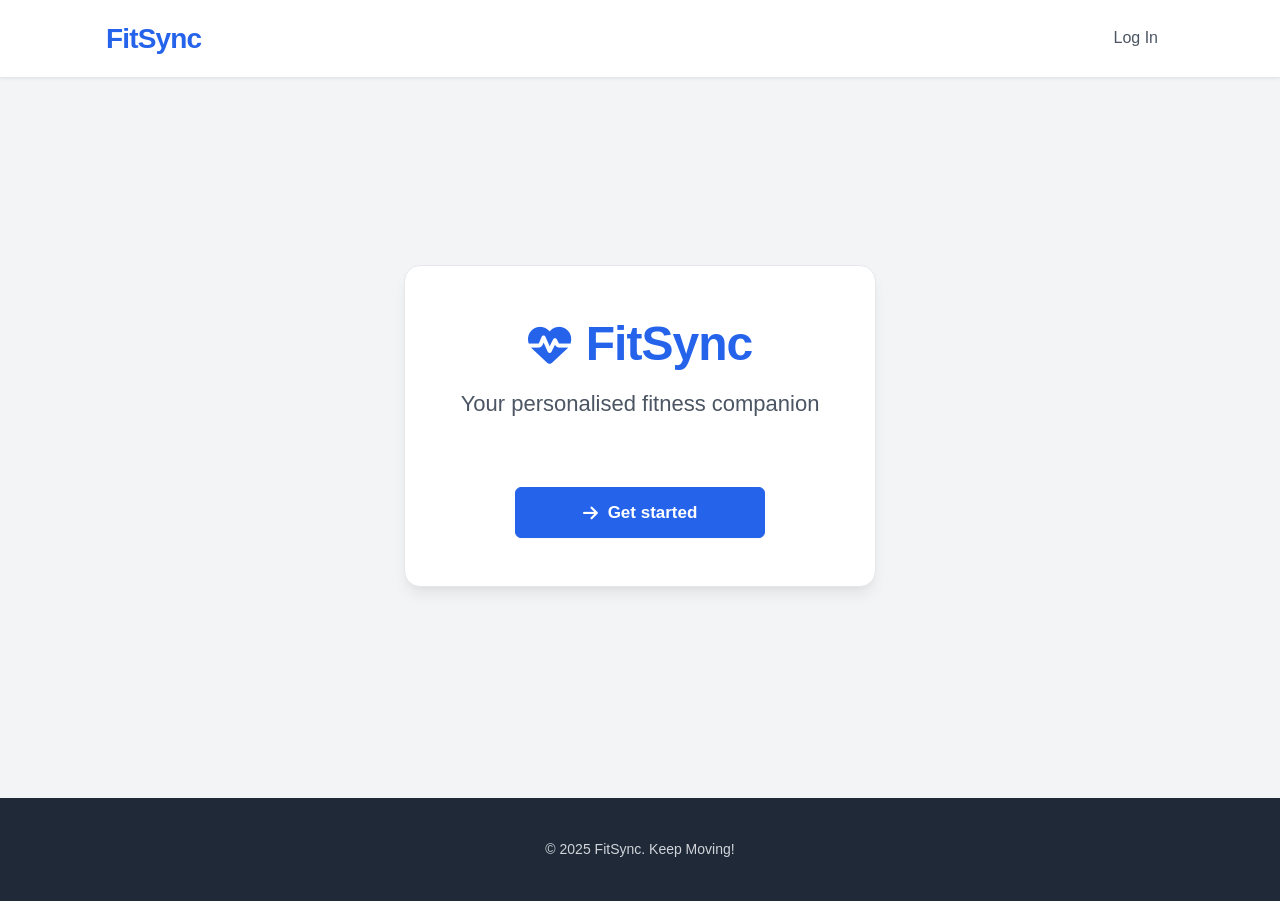
<file: index.html>
<!DOCTYPE html>
<html lang="en">
<head>
    <meta charset="UTF-8">
    <meta name="viewport" content="width=device-width, initial-scale=1.0">
    <title>Welcome to FitSync</title>
    <!-- Link to the shared CSS -->
    <link rel="stylesheet" href="style.css">
    <!-- Font Awesome for icons -->
    <link rel="stylesheet" href="https://cdnjs.cloudflare.com/ajax/libs/font-awesome/6.4.0/css/all.min.css">
    <!-- Font Family (already in style.css) -->
</head>
<body>
    <header class="app-header">
        <div class="container">
            <h1 class="logo">FitSync</h1>
            <nav> 
                <a href="#login">Log In</a>
            </nav>
        </div>
    </header>

    <main class="container page-container welcome-container">
        <!-- index.html – replace .welcome-container div -->
        <section class="hero">
            <h1 class="hero-title"><i class="fas fa-heart-pulse"></i> FitSync</h1>
            <p class="hero-tagline">Your personalised fitness companion</p>
            <a href="settings.html" class="button button-primary button-large">
                <i class="fas fa-arrow-right"></i> Get started
            </a>
        </section>

    </main>

    <footer class="app-footer">
        <div class="container">
            <p>© 2025 FitSync. Keep Moving!</p>
        </div>
    </footer>
</body>
</html>
</file>
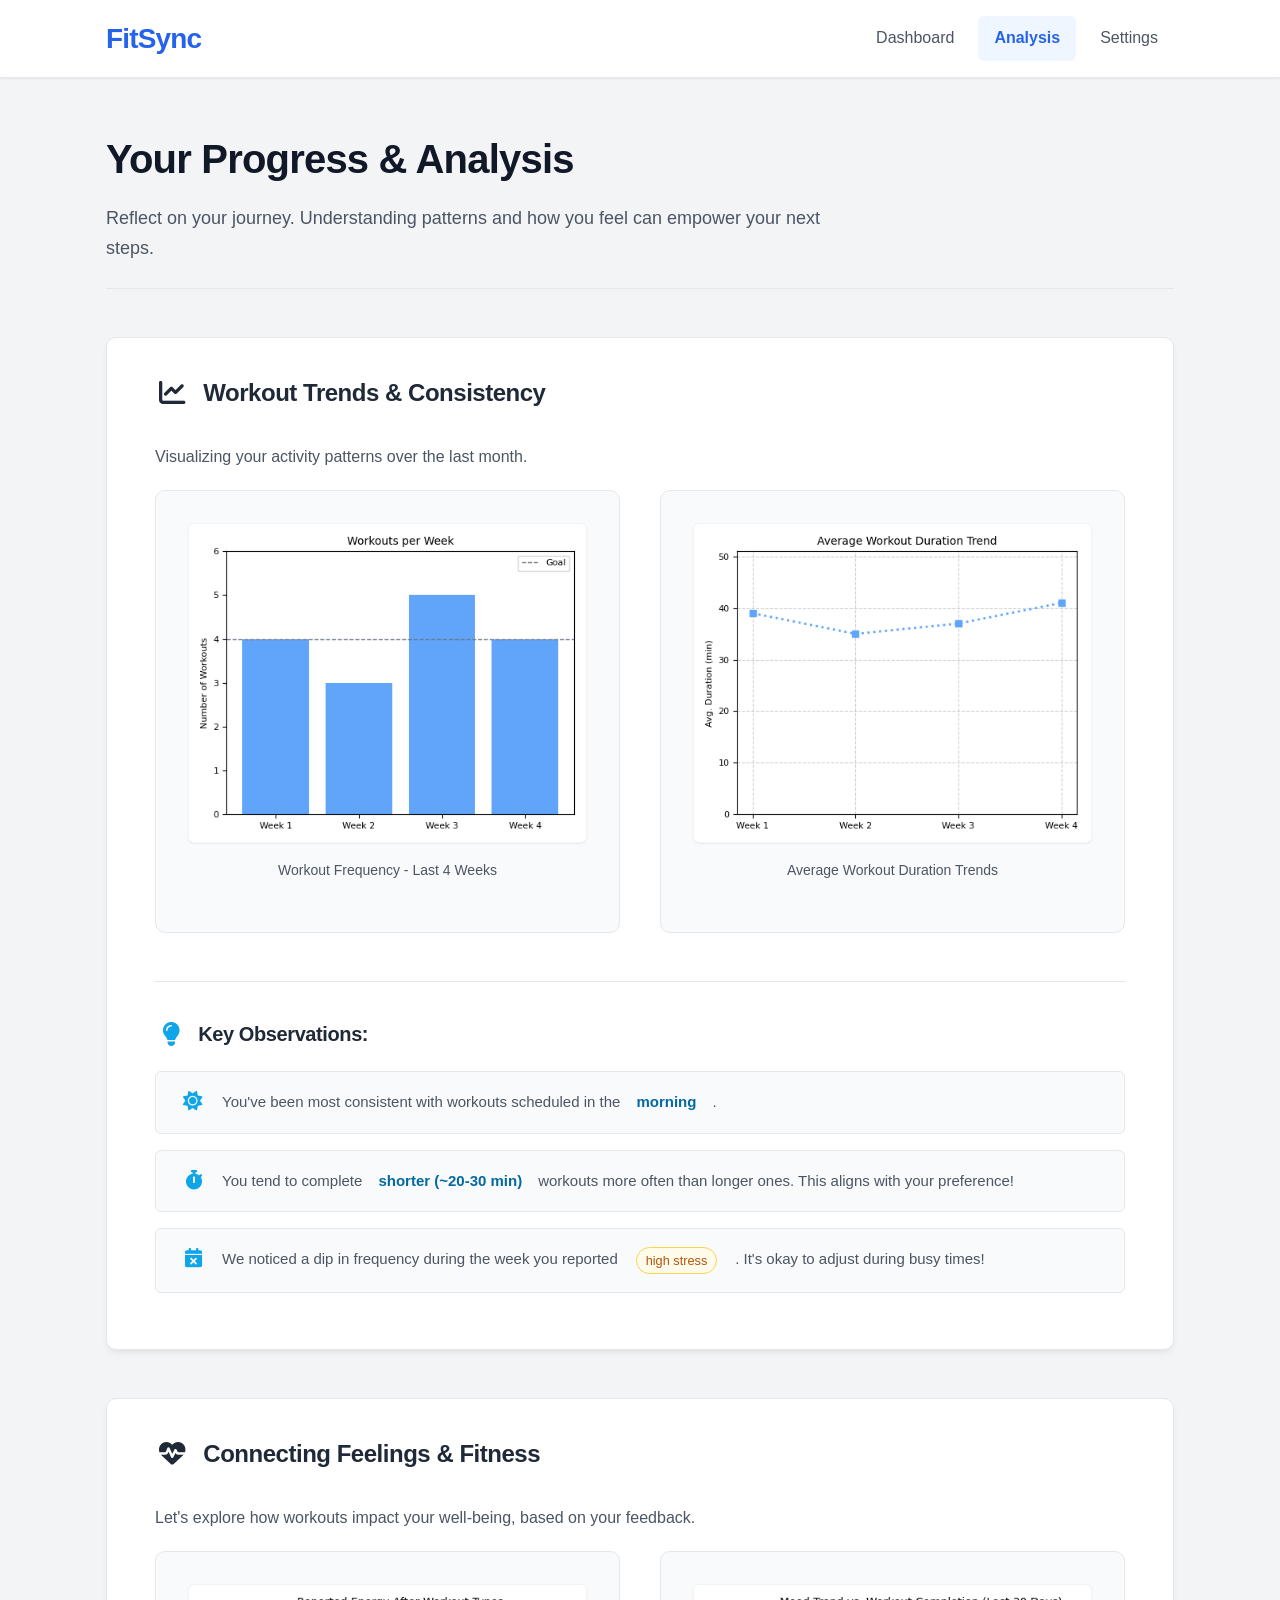
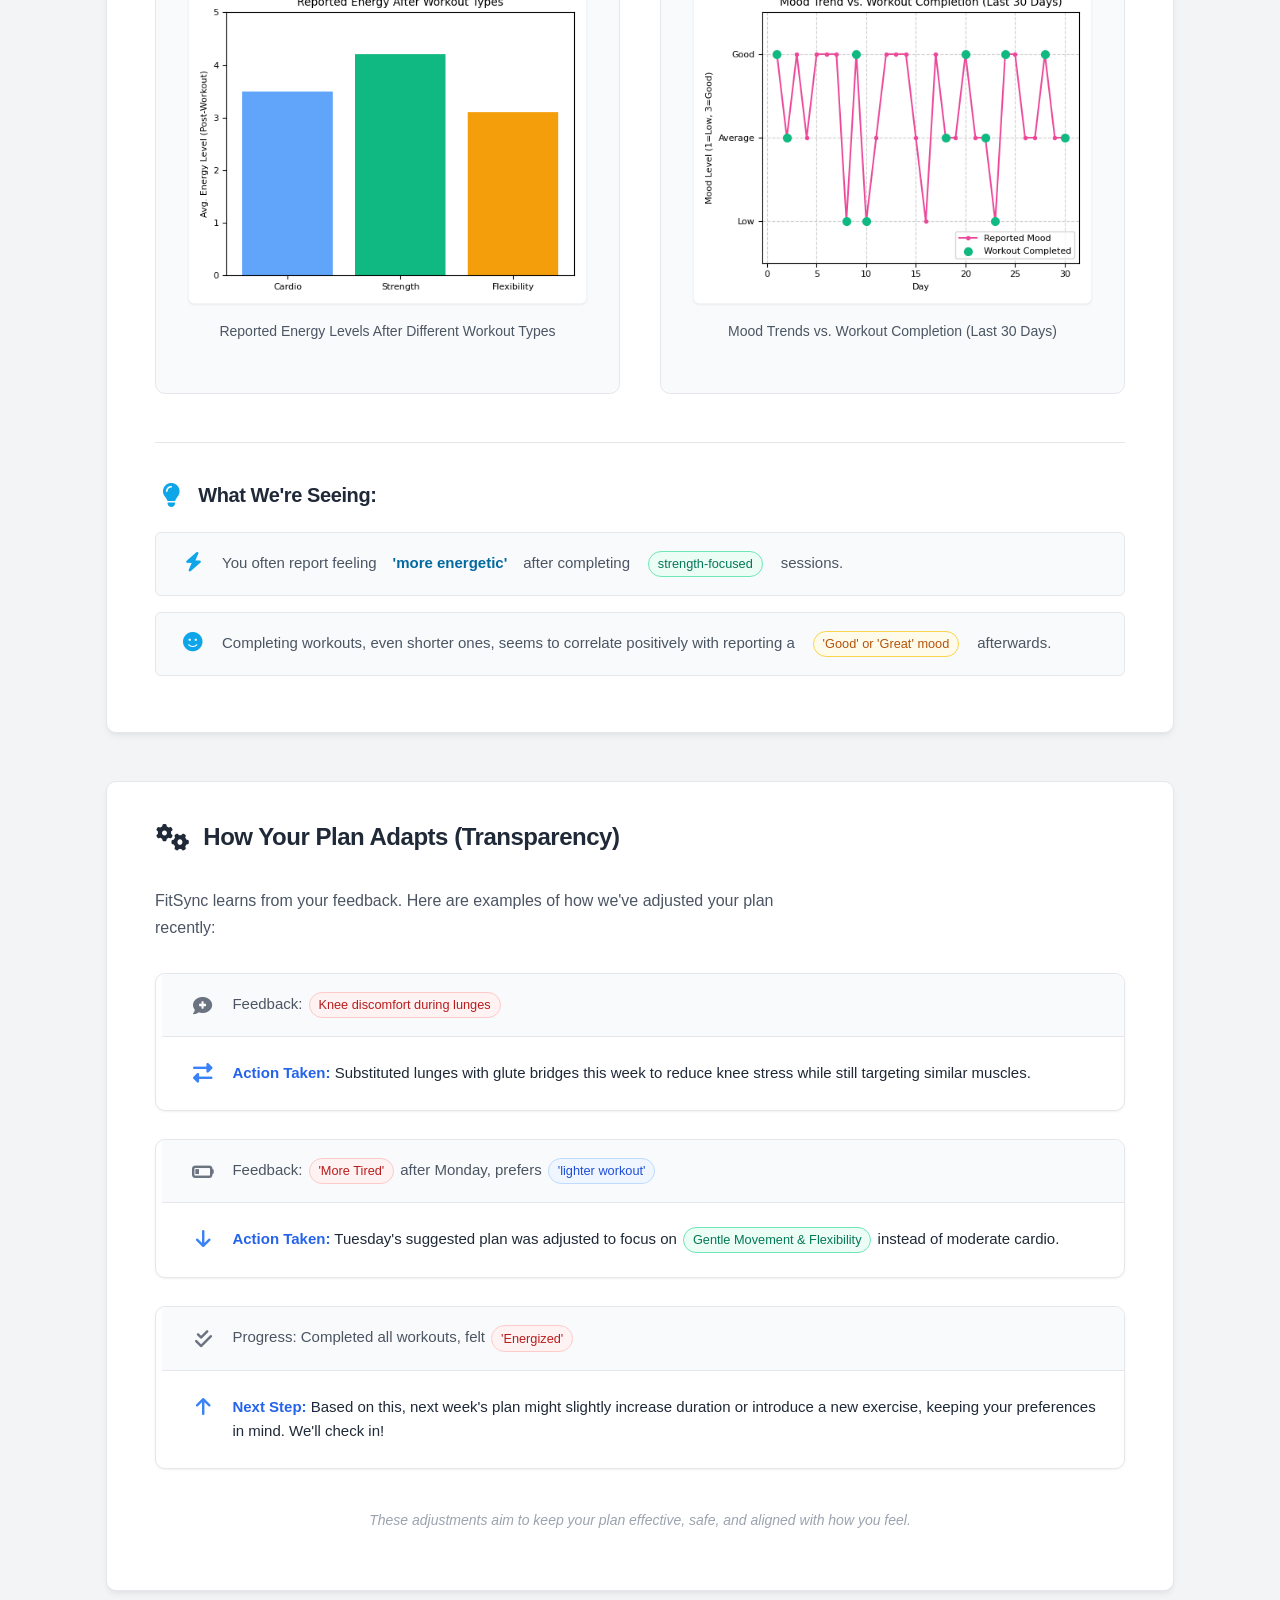
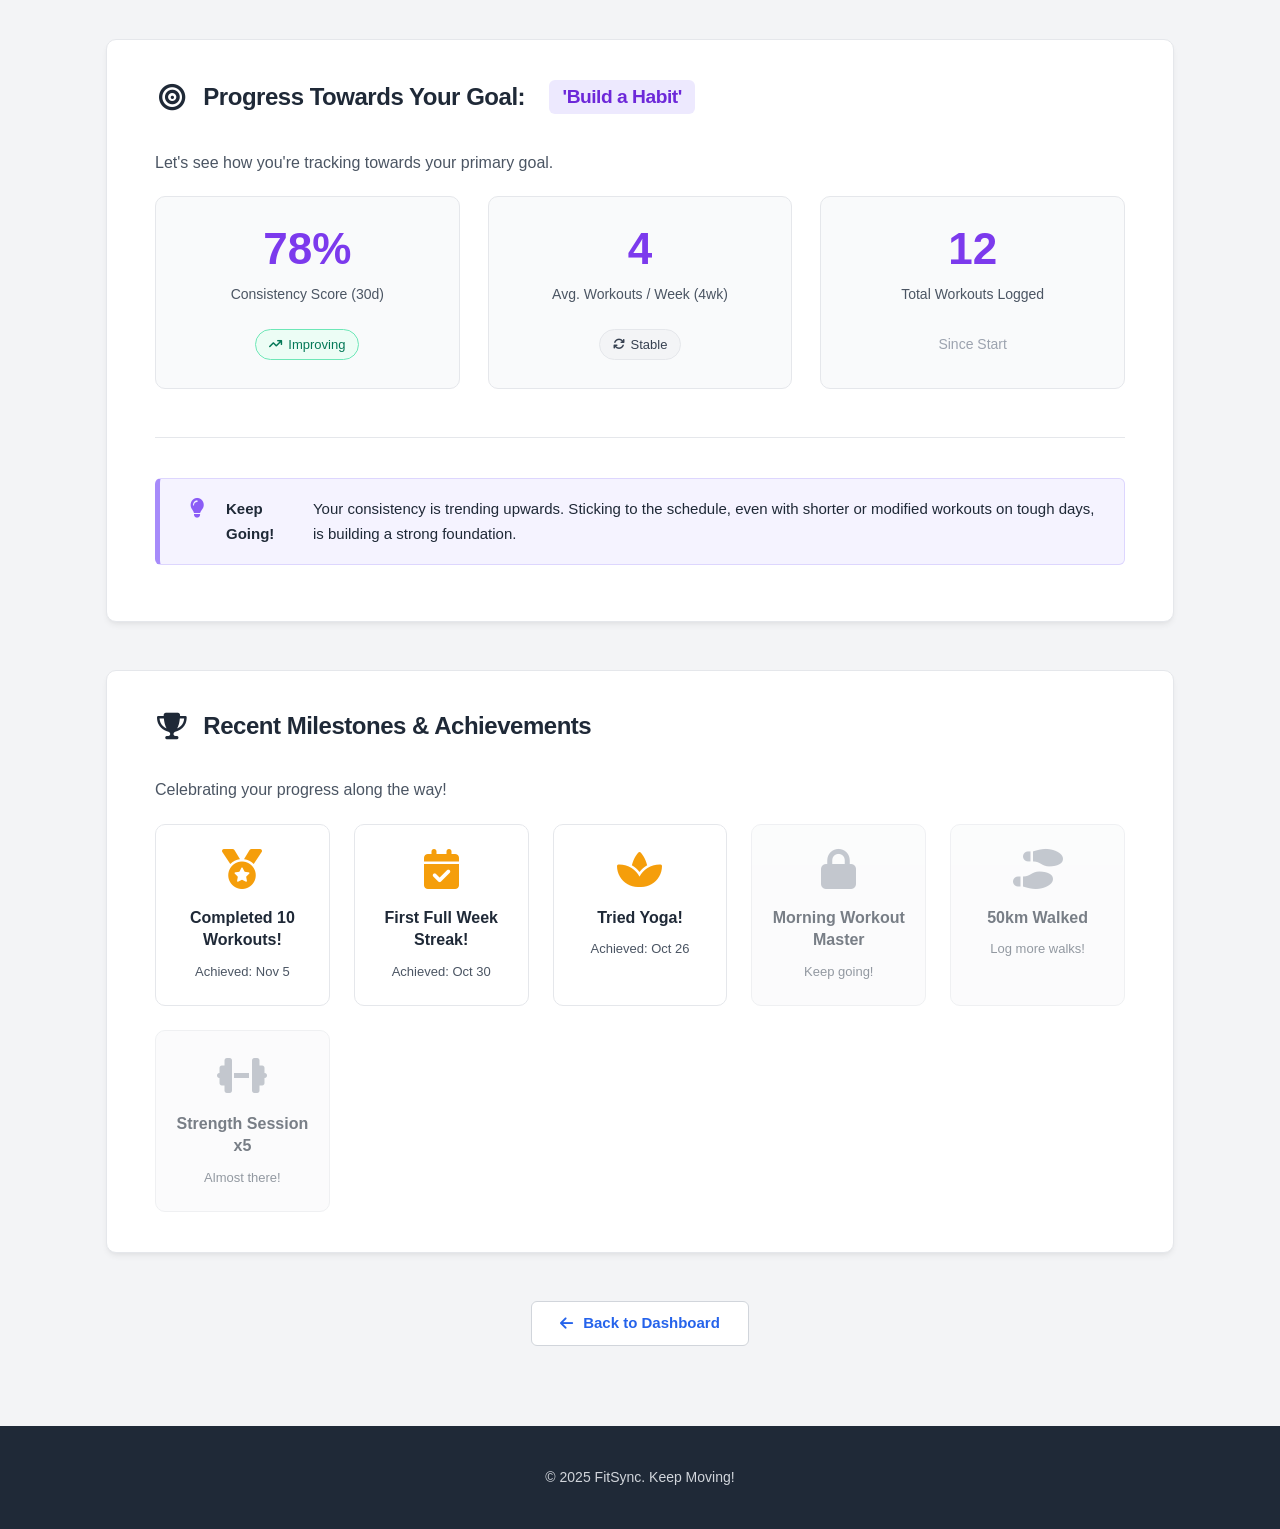
<file: analysis.html>
<!DOCTYPE html>
<html lang='en'>
<head>
    <meta charset='UTF-8'>
    <meta name='viewport' content='width=device-width, initial-scale=1.0'>
    <title>FitSync - Progress & Analysis</title>
    <!-- Link to the updated high-fidelity CSS -->
    <link rel='stylesheet' href='style.css'>
    <!-- Font Awesome for icons -->
    <link rel='stylesheet' href='https://cdnjs.cloudflare.com/ajax/libs/font-awesome/6.4.0/css/all.min.css'>
    <!-- Font Family (already in style.css) -->
</head>
<body>
    <header class='app-header'>
        <div class='container'>
            <h1 class='logo'>FitSync</h1>
            <nav>
                <a href='dashboard.html'>Dashboard</a>
                <a href='analysis.html' class='active'>Analysis</a>
                <!-- Corrected: Settings link should not be active here -->
                <a href='settings.html'>Settings</a>
            </nav>
        </div>
    </header>

    <main class='container page-container'>
        <div class='page-header'>
            <h1>Your Progress & Analysis</h1>
            <p class='subtitle'>Reflect on your journey. Understanding patterns and how you feel can empower your next steps.</p>
        </div>

        <!-- Workout Trends Section -->
        <section class='card analysis-section workout-trends'>
            <h2><i class='fas fa-chart-line icon'></i> Workout Trends & Consistency</h2>
            <p class='section-description'>Visualizing your activity patterns over the last month.</p>
            <div class='chart-grid'>
                <div class='chart-container'>
                    <img src='images/charts/analysis_frequency_bar.png' alt='Chart: Workout Frequency - Last 4 Weeks'>
                    <p class='chart-caption'>Workout Frequency - Last 4 Weeks</p>
                </div>
                <div class='chart-container'>
                    <img src='images/charts/analysis_duration_trend.png' alt='Chart: Workout Duration Trends'>
                    <p class='chart-caption'>Average Workout Duration Trends</p>
                </div>
            </div>
            <div class='insights'>
                <h3><i class='fas fa-lightbulb icon-insight-title'></i> Key Observations:</h3>
                <p class='insight'><i class='fas fa-sun icon-insight'></i>You've been most consistent with workouts scheduled in the <strong class='highlight-text'>morning</strong>.</p>
                <p class='insight'><i class='fas fa-stopwatch icon-insight'></i>You tend to complete <strong class='highlight-text'>shorter (~20-30 min)</strong> workouts more often than longer ones. This aligns with your preference!</p>
                <p class='insight'><i class='fas fa-calendar-times icon-insight'></i>We noticed a dip in frequency during the week you reported <span class='highlight highlight-context'>high stress</span>. It's okay to adjust during busy times!</p>
            </div>
        </section>

        <!-- Connecting Feelings & Fitness Section -->
        <section class='card analysis-section feelings-fitness'>
            <h2><i class='fas fa-heart-pulse icon'></i> Connecting Feelings & Fitness</h2>
            <p class='section-description'>Let's explore how workouts impact your well-being, based on your feedback.</p>
            <div class='chart-grid'>
                <div class='chart-container'>
                    <img src='images/charts/analysis_energy_levels.png' alt='Chart: Reported Energy After Workout Types'>
                    <p class='chart-caption'>Reported Energy Levels After Different Workout Types</p>
                </div>
                <div class='chart-container'>
                    <img src='images/charts/analysis_mood_trend.png' alt='Chart: Reported Mood vs Workout Completion'>
                    <p class='chart-caption'>Mood Trends vs. Workout Completion (Last 30 Days)</p>
                </div>
            </div>
            <div class='insights'>
                <h3><i class='fas fa-lightbulb icon-insight-title'></i> What We're Seeing:</h3>
                <p class='insight'><i class='fas fa-bolt icon-insight'></i>You often report feeling <strong class='highlight-text'>'more energetic'</strong> after completing <span class='highlight highlight-activity'>strength-focused</span> sessions.</p>
                <p class='insight'><i class='fas fa-smile icon-insight'></i>Completing workouts, even shorter ones, seems to correlate positively with reporting a <span class='highlight highlight-context'>'Good' or 'Great' mood</span> afterwards.</p>
            </div>
        </section>

        <!-- Plan Adaptations Section -->
        <section class='card analysis-section plan-adaptations'>
            <h2><i class='fas fa-cogs icon'></i> How Your Plan Adapts (Transparency)</h2>
            <p class='section-description'>FitSync learns from your feedback. Here are examples of how we've adjusted your plan recently:</p>
            <ul class='adaptations-list'>
                <li>
                    <div class='adaptation-header'>
                        <i class='fas fa-comment-medical icon-adaptation-reason'></i>
                        <span>Feedback: <span class='highlight highlight-feedback'>Knee discomfort during lunges</span></span>
                    </div>
                    <div class='adaptation-body'>
                        <i class='fas fa-exchange-alt icon-adaptation-action'></i>
                        <div>
                            <strong>Action Taken:</strong> Substituted lunges with glute bridges this week to reduce knee stress while still targeting similar muscles.
                        </div>
                    </div>
                </li>
                <li>
                    <div class='adaptation-header'>
                        <i class='fas fa-battery-quarter icon-adaptation-reason'></i>
                        <span>Feedback: <span class='highlight highlight-feedback'>'More Tired'</span> after Monday, prefers <span class='highlight highlight-preference'>'lighter workout'</span></span>
                    </div>
                    <div class='adaptation-body'>
                        <i class='fas fa-arrow-down icon-adaptation-action'></i>
                        <div>
                            <strong>Action Taken:</strong> Tuesday's suggested plan was adjusted to focus on <span class='highlight highlight-activity'>Gentle Movement & Flexibility</span> instead of moderate cardio.
                        </div>
                    </div>
                </li>
                <li>
                    <div class='adaptation-header'>
                        <i class='fas fa-check-double icon-adaptation-reason'></i>
                        <span>Progress: Completed all workouts, felt <span class='highlight highlight-feedback'>'Energized'</span></span>
                    </div>
                    <div class='adaptation-body'>
                        <i class='fas fa-arrow-up icon-adaptation-action'></i>
                        <div>
                            <strong>Next Step:</strong> Based on this, next week's plan might slightly increase duration or introduce a new exercise, keeping your preferences in mind. We'll check in!
                        </div>
                    </div>
                </li>
            </ul>
            <p class='adaptation-note'>These adjustments aim to keep your plan effective, safe, and aligned with how you feel.</p>
        </section>

        <!-- Goal Progress Section -->
        <section class='card analysis-section goal-progress'>
            <h2><i class='fas fa-bullseye icon'></i> Progress Towards Your Goal: <span class='highlight-goal'>'Build a Habit'</span></h2>
            <p class='section-description'>Let's see how you're tracking towards your primary goal.</p>
            <div class='goal-progress-metrics'>
                <div class='metric-item'>
                    <span class='metric-value'>78%</span>
                    <span class='metric-label'>Consistency Score (30d)</span>
                    <div class='metric-trend up'><i class='fas fa-arrow-trend-up'></i> Improving</div>
                </div>
                <div class='metric-item'>
                    <span class='metric-value'>4</span>
                    <span class='metric-label'>Avg. Workouts / Week (4wk)</span>
                    <div class='metric-trend stable'><i class='fas fa-arrows-rotate'></i> Stable</div>
                </div>
                <div class='metric-item'>
                    <span class='metric-value'>12</span>
                    <span class='metric-label'>Total Workouts Logged</span>
                    <div class='metric-trend'>Since Start</div>
                </div>
            </div>
            <div class='insights goal-insight'>
                <p class='insight'><i class='fas fa-lightbulb icon-insight'></i><strong class='highlight-text'>Keep Going!</strong> Your consistency is trending upwards. Sticking to the schedule, even with shorter or modified workouts on tough days, is building a strong foundation.</p>
            </div>
        </section>

        <!-- Achievements Section -->
        <section class='card analysis-section achievements'>
            <h2><i class='fas fa-trophy icon'></i> Recent Milestones & Achievements</h2>
            <p class='section-description'>Celebrating your progress along the way!</p>
            <div class='achievements-grid'>
                <div class='achievement-badge'>
                    <i class='fas fa-medal achievement-icon'></i>
                    <span class='achievement-title'>Completed 10 Workouts!</span>
                    <small class='achievement-date'>Achieved: Nov 5</small>
                </div>
                <div class='achievement-badge'>
                    <i class='fas fa-calendar-check achievement-icon'></i>
                    <span class='achievement-title'>First Full Week Streak!</span>
                    <small class='achievement-date'>Achieved: Oct 30</small>
                </div>
                <div class='achievement-badge'>
                    <i class='fas fa-spa achievement-icon'></i>
                    <span class='achievement-title'>Tried Yoga!</span>
                    <small class='achievement-date'>Achieved: Oct 26</small>
                </div>
                <div class='achievement-badge locked'>
                    <i class='fas fa-lock achievement-icon'></i>
                    <span class='achievement-title'>Morning Workout Master</span>
                    <small class='achievement-date'>Keep going!</small>
                </div>
                <div class='achievement-badge locked'>
                    <i class='fas fa-shoe-prints achievement-icon'></i>
                    <span class='achievement-title'>50km Walked</span>
                    <small class='achievement-date'>Log more walks!</small>
                </div>
                <div class='achievement-badge locked'>
                    <i class='fas fa-dumbbell achievement-icon'></i>
                    <span class='achievement-title'>Strength Session x5</span>
                    <small class='achievement-date'>Almost there!</small>
                </div>
            </div>
        </section>

        <div class='button-container' style='justify-content: center; margin-top: 2.5rem;'>
            <a href='dashboard.html' class='button button-secondary'><i class='fas fa-arrow-left'></i> Back to Dashboard</a>
        </div>

    </main>

    <footer class='app-footer'>
        <div class='container'>
            <p>© 2025 FitSync. Keep Moving!</p>
        </div>
    </footer>

    

</body>
</html>
</file>
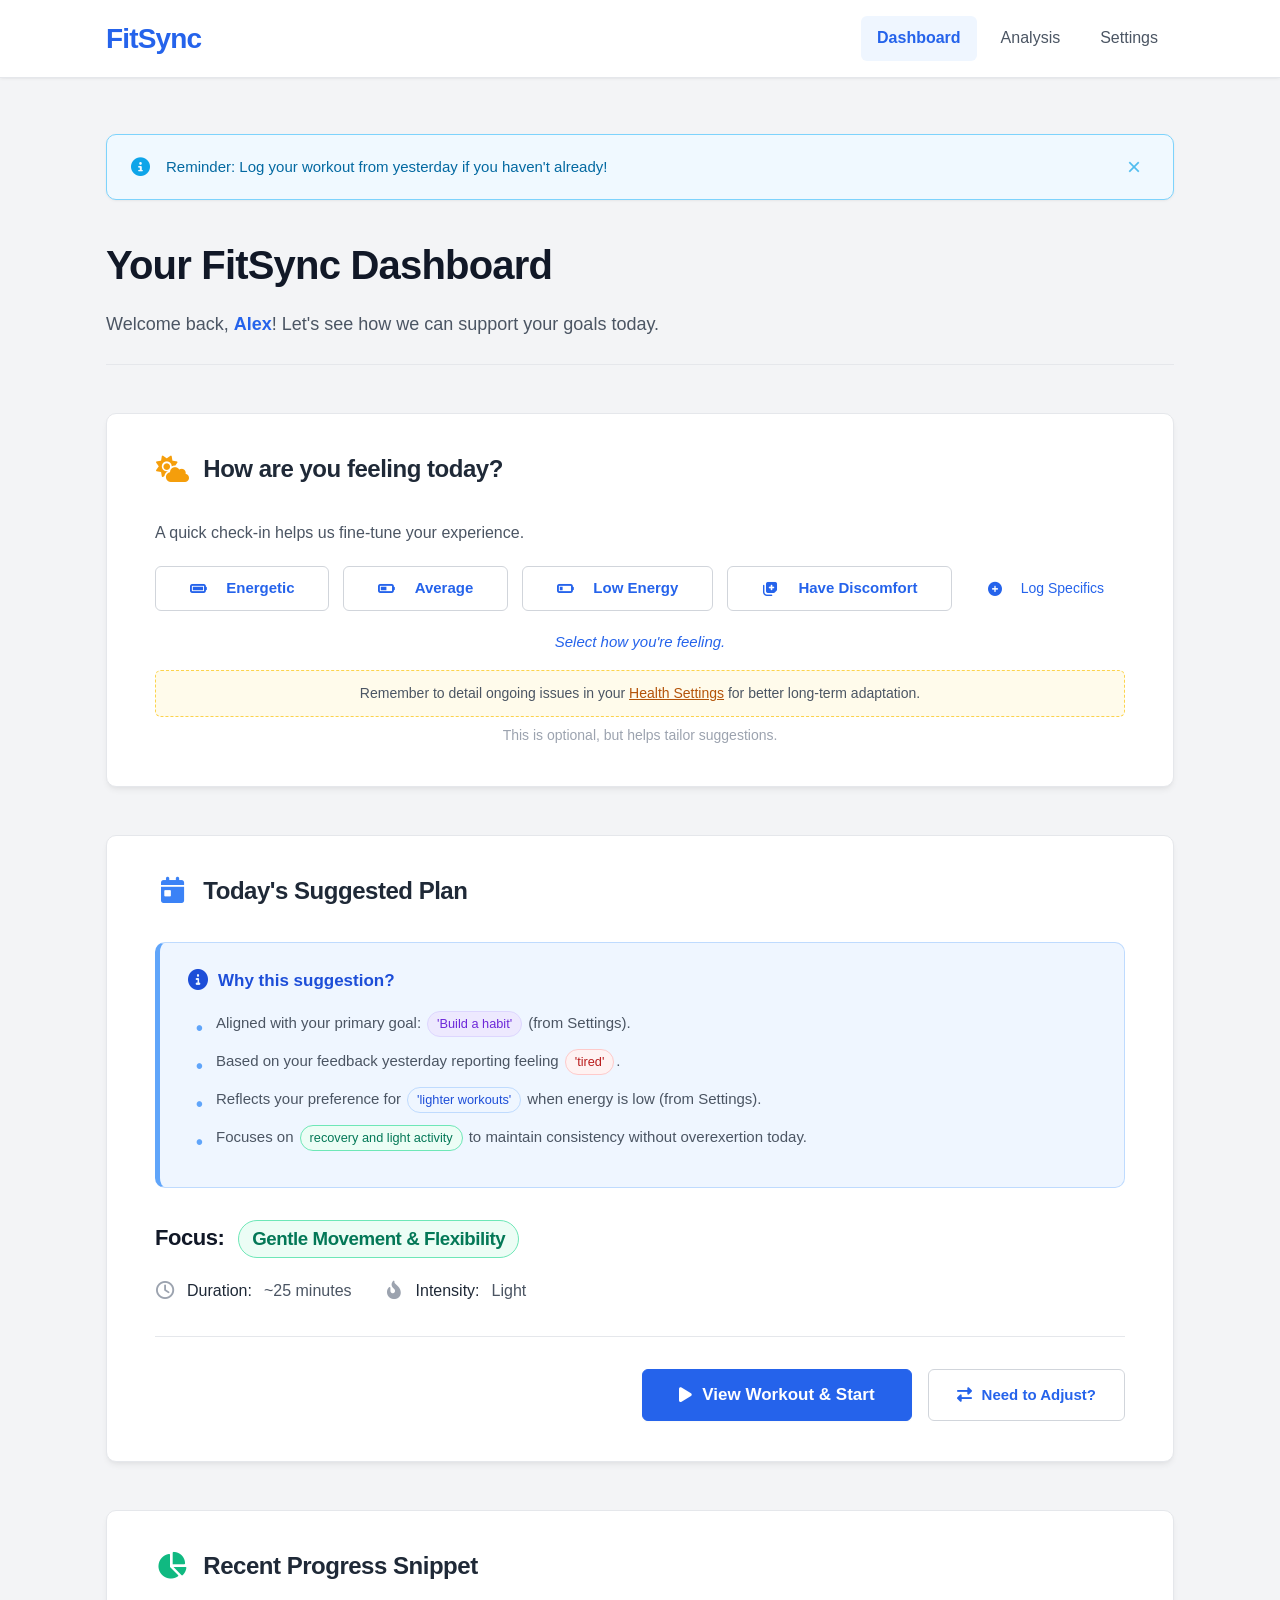
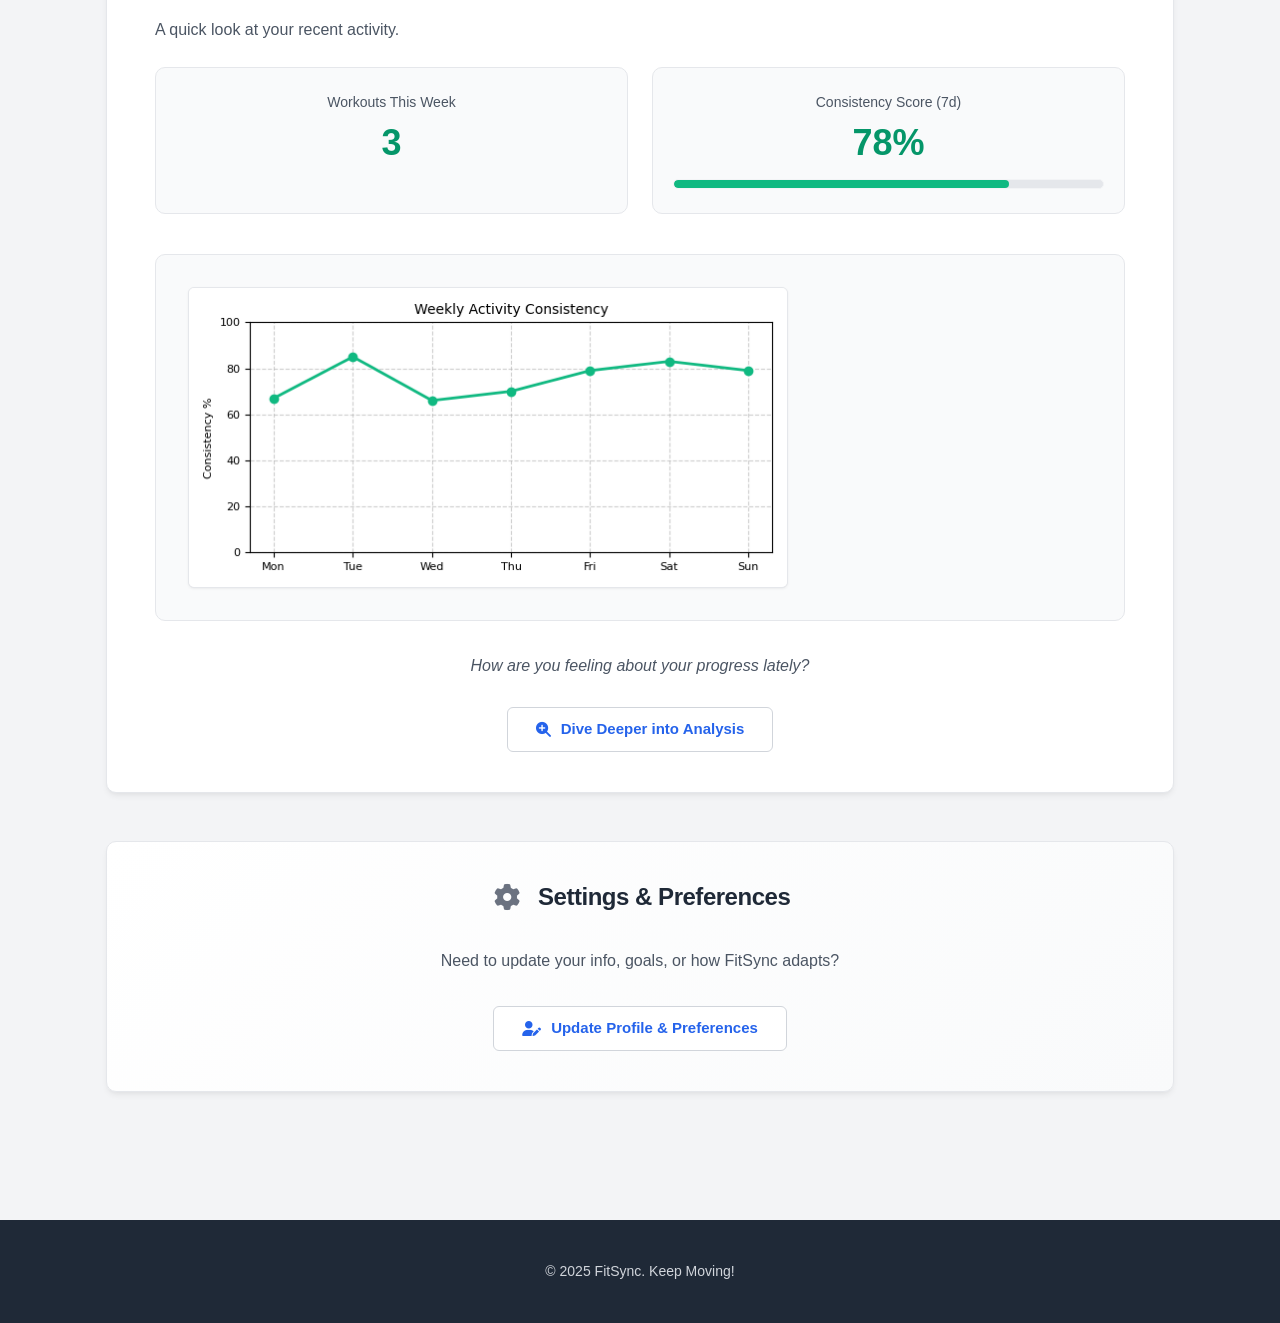
<file: dashboard.html>
<!DOCTYPE html>
<html lang="en">
<head>
    <meta charset="UTF-8">
    <meta name="viewport" content="width=device-width, initial-scale=1.0">
    <title>FitSync - Dashboard</title>
    <!-- Link to the consolidated and refined CSS -->
    <link rel="stylesheet" href="style.css">
    <!-- Font Awesome for icons -->
    <link rel="stylesheet" href="https://cdnjs.cloudflare.com/ajax/libs/font-awesome/6.4.0/css/all.min.css">
    <!-- Font Family is loaded via style.css -->
</head>
<body>
    <header class="app-header">
        <div class="container">
            <h1 class="logo">FitSync</h1>
            <nav>
                <a href="dashboard.html" class="active">Dashboard</a>
                <a href="analysis.html">Analysis</a>
                <a href="settings.html">Settings</a>
            </nav>
        </div>
    </header>

    <main class="container page-container">
        <!-- Example Static Notification -->
        <div class="notification-banner info">
            <i class="fas fa-info-circle"></i>
            <span>Reminder: Log your workout from yesterday if you haven't already!</span>
            <button class="close-notification" aria-label="Dismiss notification">×</button>
        </div>

        <div class="page-header">
            <h1>Your FitSync Dashboard</h1>
            <p class="subtitle">Welcome back, <span class="user-name-placeholder">Alex</span>! Let's see how we can support your goals today.</p>
        </div>

        <!-- Quick Context Check-in -->
        <section class="card dashboard-section quick-context">
             <!-- Icon color set via utility class -->
             <h2><i class="fas fa-cloud-sun icon icon-color-warning"></i> How are you feeling today?</h2>
             <p class="section-description">A quick check-in helps us fine-tune your experience.</p>
             <!-- Container with ID for JS targeting -->
             <div class="context-options" id="context-options-container">
                 <!-- Buttons with data-value attributes -->
                 <button class="button button-secondary button-context" data-value="energetic"><i class="fas fa-battery-full"></i> Energetic</button>
                 <button class="button button-secondary button-context" data-value="average"><i class="fas fa-battery-half"></i> Average</button>
                 <button class="button button-secondary button-context" data-value="low_energy"><i class="fas fa-battery-quarter"></i> Low Energy</button>
                 <button class="button button-secondary button-context button-discomfort" data-value="discomfort"><i class="fas fa-notes-medical"></i> Have Discomfort</button>
                 <!-- This button is excluded from the active state logic -->
                 <button class="button button-ghost button-context button-small" title="Log specific feelings, soreness, sleep, etc.">
                    <i class="fas fa-plus-circle"></i> Log Specifics
                 </button>
             </div>
             <!-- Area for immediate feedback with ID -->
             <div class="context-feedback" id="context-feedback-message" aria-live="polite">
                 Select how you're feeling.
             </div>
             <!-- Hint with ID, hidden by default via CSS -->
             <small class="context-hint-discomfort" id="discomfort-hint">
                 Remember to detail ongoing issues in your <a href='settings.html#injuries' title="Go to Health & Wellness Context section">Health Settings</a> for better long-term adaptation.
             </small>
             <small class="context-hint">This is optional, but helps tailor suggestions.</small>
        </section>

        <!-- Today's Plan Section -->
        <section class="card dashboard-section today-plan">
            <!-- Icon color set via utility class -->
            <h2><i class="fas fa-calendar-day icon icon-color-primary"></i> Today's Suggested Plan</h2>
            <div class="plan-rationale-box">
                <p><i class="fas fa-info-circle"></i> <strong>Why this suggestion?</strong></p>
                <ul>
                    <!-- Highlight classes are styled in style.css -->
                    <li>Aligned with your primary goal: <span class="highlight highlight-goal-inline">'Build a habit'</span> (from Settings).</li>
                    <li>Based on your feedback yesterday reporting feeling <span class="highlight highlight-feedback">'tired'</span>.</li>
                    <li>Reflects your preference for <span class="highlight highlight-preference">'lighter workouts'</span> when energy is low (from Settings).</li>
                    <li>Focuses on <span class="highlight highlight-activity">recovery and light activity</span> to maintain consistency without overexertion today.</li>
                </ul>
            </div>
            <div class="workout-summary-detailed">
                <h3>Focus: <span class="highlight highlight-activity">Gentle Movement & Flexibility</span></h3>
                <div class="summary-details">
                    <p><i class="far fa-clock"></i> <strong>Duration:</strong> ~25 minutes</p>
                    <p><i class="fas fa-fire-alt"></i> <strong>Intensity:</strong> Light</p>
                </div>
            </div>
            <div class="plan-actions button-container">
                <a href="workout.html" class="button button-primary button-large">
                    <i class="fas fa-play"></i> View Workout & Start
                </a>
                <a href="#adjust-options-placeholder" class="button button-secondary" title="Clicking this would ideally show adjustment options">
                    <i class="fas fa-exchange-alt"></i> Need to Adjust?
                </a>
            </div>
        </section>

        <!-- Progress Overview Section -->
        <section class="card dashboard-section progress-overview">
            <!-- Icon color set via utility class -->
            <h2><i class="fas fa-chart-pie icon icon-color-accent"></i> Recent Progress Snippet</h2>
            <p class="section-description">A quick look at your recent activity.</p>
            <div class="progress-metrics">
                <div class="metric-item">
                    <span class="metric-label">Workouts This Week</span>
                    <span class="metric-value">3</span>
                </div>
                <div class="metric-item">
                    <span class="metric-label">Consistency Score (7d)</span>
                    <span class="metric-value">78%</span>
                    <div class="progress-bar-container">
                        <!-- Inline style for width is REQUIRED here as it's dynamic data -->
                        <div class="progress-bar" style="width: 78%;" title="78% Consistency"></div>
                    </div>
                </div>
            </div>
            <div class="chart-container mini-chart justify-center">
                 <img src="images/charts/dashboard_weekly_consistency.png" alt="Chart: Weekly Activity Consistency" width="600" height="300">
            </div>
            <p class="reflection-prompt">How are you feeling about your progress lately?</p>
            <!-- Centered button container using utility class -->
            <div class="progress-actions button-container justify-center">
                <a href="analysis.html" class="button button-secondary">
                    <i class="fas fa-search-plus"></i> Dive Deeper into Analysis
                </a>
            </div>
        </section>

         <!-- Settings Section Link -->
         <section class="card dashboard-section settings-link">
             <!-- Icon color set via utility class -->
             <h2><i class="fas fa-cog icon icon-color-secondary"></i> Settings & Preferences</h2>
             <p class="section-description">Need to update your info, goals, or how FitSync adapts?</p>
             <!-- Centered button container using utility class -->
             <div class="button-container justify-center">
                <a href="settings.html" class="button button-secondary">
                    <i class="fas fa-user-edit"></i> Update Profile & Preferences
                </a>
             </div>
         </section>
    </main>

    <footer class="app-footer">
        <div class="container">
            <p>© 2025 FitSync. Keep Moving!</p>
        </div>
    </footer>

    <!-- JavaScript for Context Buttons and Notification Close -->
    <script>
        document.addEventListener('DOMContentLoaded', () => {
            const contextOptionsContainer = document.getElementById('context-options-container');
            const feedbackMessage = document.getElementById('context-feedback-message');
            const discomfortHint = document.getElementById('discomfort-hint');

            // Check if the container exists before trying to query buttons inside it
            if (contextOptionsContainer) {
                const contextButtons = contextOptionsContainer.querySelectorAll('.button-context:not(.button-small)'); // Exclude 'Log Specifics'

                contextButtons.forEach(button => {
                    button.addEventListener('click', (event) => {
                        const clickedButton = event.currentTarget;
                        const selectedValue = clickedButton.dataset.value;
                        const selectedText = clickedButton.textContent.trim();

                        // Remove active class from all buttons first
                        contextButtons.forEach(btn => btn.classList.remove('active'));

                        // Add active class to the clicked button
                        clickedButton.classList.add('active');

                        // Update feedback message
                        if (feedbackMessage) {
                            feedbackMessage.textContent = `Selected: ${selectedText}. We'll keep this in mind!`;
                        }

                        // Show/hide discomfort hint based ONLY on the 'discomfort' button
                        if (discomfortHint) {
                            if (selectedValue === 'discomfort') {
                                discomfortHint.classList.add('visible');
                            } else {
                                discomfortHint.classList.remove('visible');
                            }
                        }

                        // In a real app, you'd send 'selectedValue' to a server here
                        console.log('Context selected:', selectedValue);
                    });
                });
            } // End if contextOptionsContainer exists

            // Handle the close notification button
            const closeButton = document.querySelector('.close-notification');
            if (closeButton) {
                closeButton.addEventListener('click', () => {
                    // Find the closest parent banner and hide it
                    const banner = closeButton.closest('.notification-banner');
                    if (banner) {
                        banner.style.display = 'none';
                    }
                });
            }
        });
    </script>

</body>
</html>
</file>
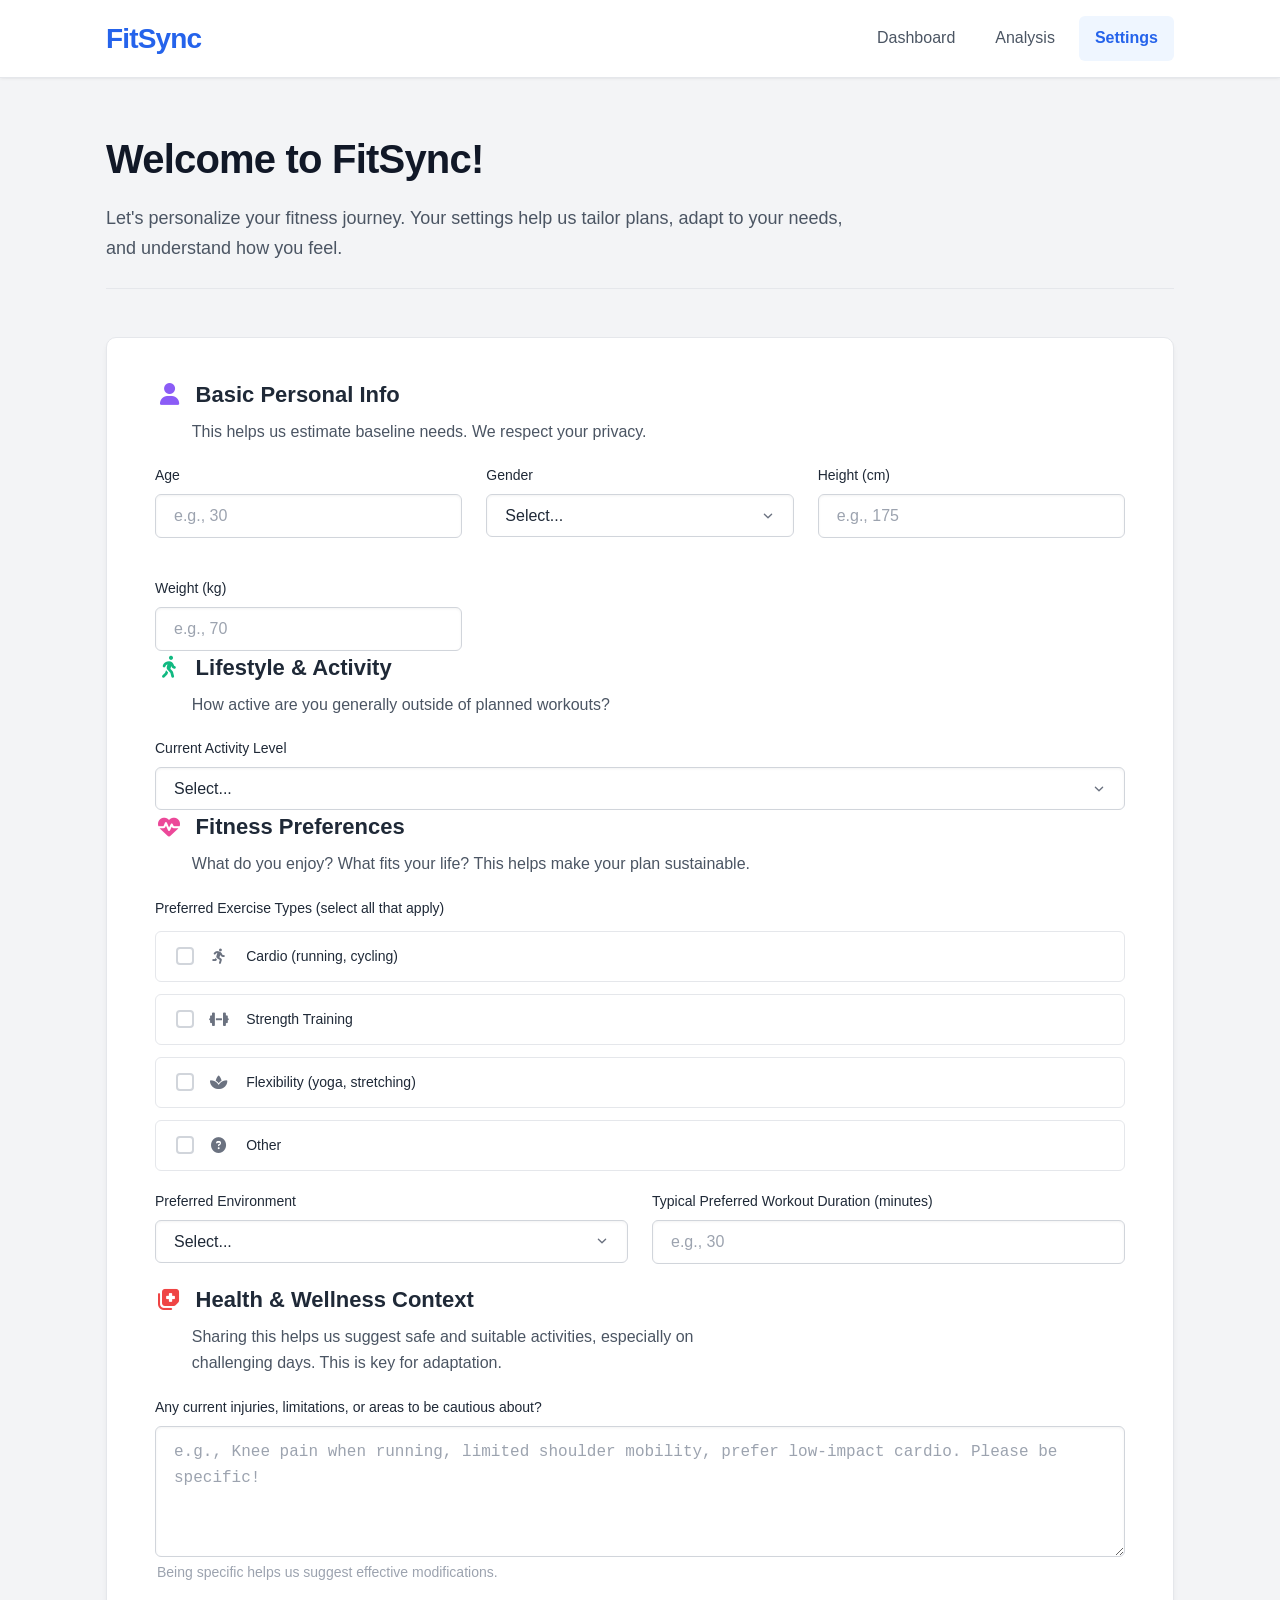
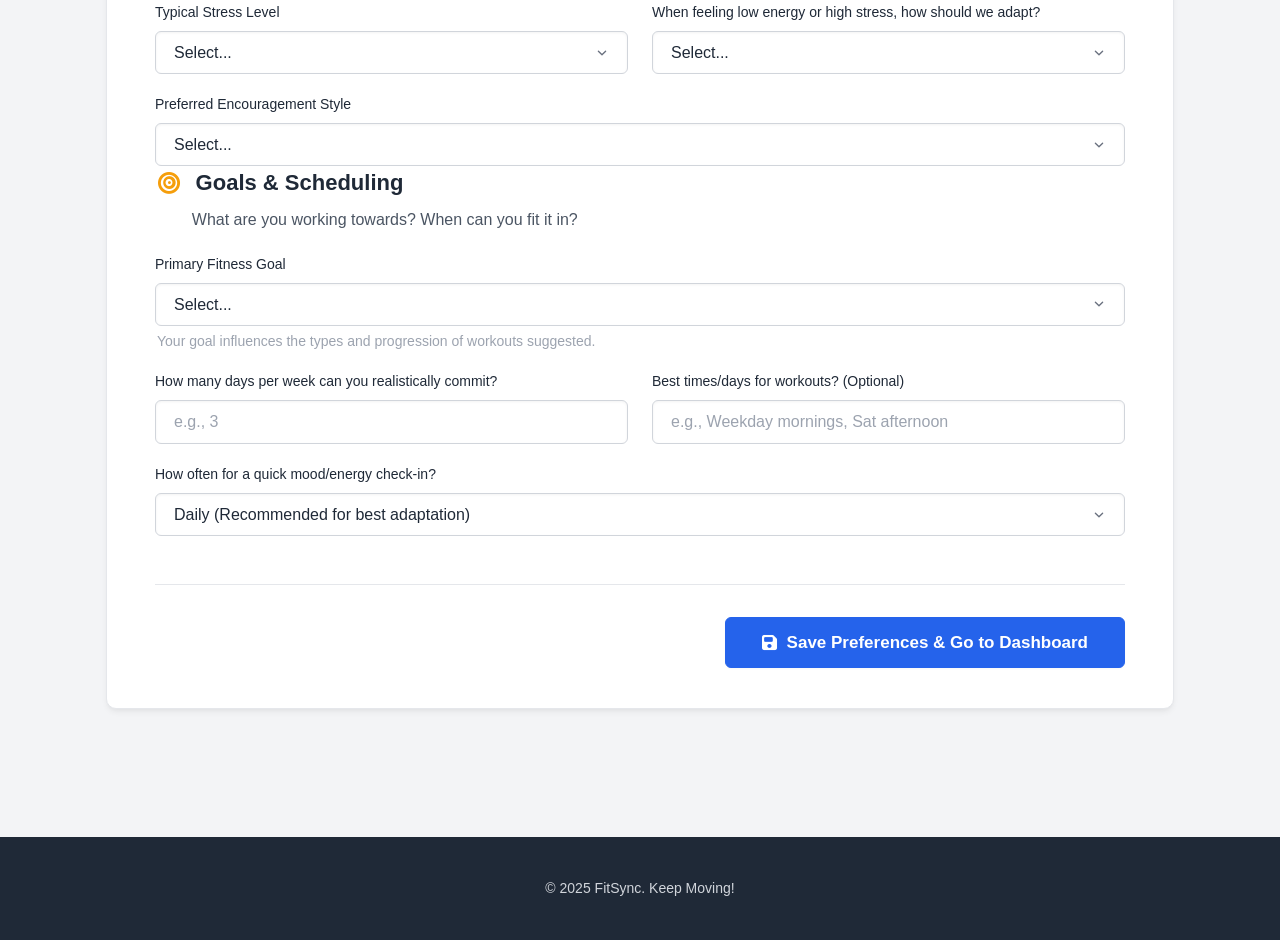
<file: settings.html>
<!DOCTYPE html>
<html lang="en">
<head>
    <meta charset="UTF-8">
    <meta name="viewport" content="width=device-width, initial-scale=1.0">
    <title>FitSync - Welcome & Settings</title>
    <!-- Link to the consolidated and refined CSS -->
    <link rel="stylesheet" href="style.css">
    <!-- Font Awesome for icons -->
    <link rel="stylesheet" href="https://cdnjs.cloudflare.com/ajax/libs/font-awesome/6.4.0/css/all.min.css">
</head>
<body>
    <header class="app-header">
        <div class="container">
            <h1 class="logo">FitSync</h1>
            <nav>
                <a href="dashboard.html">Dashboard</a>
                <a href="analysis.html">Analysis</a>
                <a href="settings.html" class="active">Settings</a>
            </nav>
        </div>
    </header>

    <main class="container page-container">
        <div class="page-header">
            <h1>Welcome to FitSync!</h1>
            <p class="subtitle">Let's personalize your fitness journey. Your settings help us tailor plans, adapt to your needs, and understand how you feel.</p>
        </div>

        <!-- Form wrapped in a card -->
        <form action="dashboard.html" method="get" class="card settings-form">

            <fieldset class="form-section">
                <!-- Icon color set via utility class -->
                <legend><i class="fas fa-user icon icon-color-violet"></i> Basic Personal Info</legend>
                <p class="section-description">This helps us estimate baseline needs. We respect your privacy.</p>
                <div class="form-grid">
                    <div class="form-group">
                        <label for="age">Age</label>
                        <input type="number" id="age" name="age" placeholder="e.g., 30" min="10" max="120" title="Helps estimate general fitness levels and potential considerations.">
                    </div>
                    <div class="form-group">
                        <label for="gender">Gender</label>
                        <select id="gender" name="gender" title="May influence some baseline estimations (optional).">
                            <option value="" disabled selected>Select...</option>
                            <option value="male">Male</option>
                            <option value="female">Female</option>
                            <option value="other">Other</option>
                            <option value="prefer_not">Prefer not to say</option>
                        </select>
                    </div>
                    <div class="form-group">
                        <label for="height">Height (cm)</label>
                        <input type="number" id="height" name="height" placeholder="e.g., 175" min="100" max="250" title="Used with weight for general estimations.">
                    </div>
                    <div class="form-group">
                        <label for="weight">Weight (kg)</label>
                        <input type="number" id="weight" name="weight" placeholder="e.g., 70" min="30" max="300" title="Used with height for general estimations.">
                    </div>
                </div>
            </fieldset>

            <fieldset class="form-section">
                <legend><i class="fas fa-walking icon icon-color-accent"></i> Lifestyle & Activity</legend>
                <p class="section-description">How active are you generally outside of planned workouts?</p>
                 <div class="form-group">
                    <label for="activity_level">Current Activity Level</label>
                    <select id="activity_level" name="activity_level" title="Helps gauge your starting point and overall energy expenditure.">
                        <option value="" disabled selected>Select...</option>
                        <option value="sedentary">Sedentary (little to no exercise)</option>
                        <option value="light">Lightly Active (light exercise/sports 1-3 days/week)</option>
                        <option value="moderate">Moderately Active (moderate exercise/sports 3-5 days/week)</option>
                        <option value="very">Very Active (hard exercise/sports 6-7 days a week)</option>
                    </select>
                 </div>
            </fieldset>

            <fieldset class="form-section">
                <legend><i class="fas fa-heartbeat icon icon-color-pink"></i> Fitness Preferences</legend>
                <p class="section-description">What do you enjoy? What fits your life? This helps make your plan sustainable.</p>
                <div class="form-group">
                    <label>Preferred Exercise Types (select all that apply)</label>
                    <!-- Enhanced checkbox group styling is now in style.css -->
                    <div class="checkbox-group styled-checkbox-group">
                        <div>
                            <input type="checkbox" id="pref_cardio" name="prefs" value="cardio">
                            <label for="pref_cardio"><i class="fas fa-running"></i> Cardio (running, cycling)</label>
                        </div>
                        <div>
                            <input type="checkbox" id="pref_strength" name="prefs" value="strength">
                            <label for="pref_strength"><i class="fas fa-dumbbell"></i> Strength Training</label>
                        </div>
                        <div>
                            <input type="checkbox" id="pref_flexibility" name="prefs" value="flexibility">
                            <label for="pref_flexibility"><i class="fas fa-spa"></i> Flexibility (yoga, stretching)</label>
                        </div>
                        <div>
                            <input type="checkbox" id="pref_other" name="prefs" value="other">
                            <label for="pref_other"><i class="fas fa-question-circle"></i> Other</label>
                        </div>
                    </div>
                </div>

                <div class="form-grid">
                    <div class="form-group">
                        <label for="environment">Preferred Environment</label>
                        <select id="environment" name="environment">
                            <option value="" disabled selected>Select...</option>
                            <option value="home">Home</option>
                            <option value="gym">Gym</option>
                            <option value="outdoors">Outdoors</option>
                            <option value="any">Any / No Preference</option>
                        </select>
                    </div>
                    <div class="form-group">
                        <label for="duration">Typical Preferred Workout Duration (minutes)</label>
                        <input type="number" id="duration" name="duration" placeholder="e.g., 30" min="10" max="120" step="5" title="Helps us suggest workouts that fit your schedule.">
                    </div>
                </div>
            </fieldset>

            <fieldset class="form-section">
                <!-- Icon color set via utility class -->
                <legend><i class="fas fa-notes-medical icon icon-color-danger"></i> Health & Wellness Context</legend>
                <p class="section-description">Sharing this helps us suggest safe and suitable activities, especially on challenging days. This is key for adaptation.</p>
                <div class="form-group">
                    <label for="injuries">Any current injuries, limitations, or areas to be cautious about?</label>
                    <textarea id="injuries" name="injuries" rows="4" placeholder="e.g., Knee pain when running, limited shoulder mobility, prefer low-impact cardio. Please be specific!" title="Crucial for suggesting safe modifications and avoiding exercises that could cause harm."></textarea>
                    <small class="form-hint">Being specific helps us suggest effective modifications.</small>
                </div>

                <div class="form-grid">
                    <div class="form-group">
                        <label for="stress_level">Typical Stress Level</label>
                        <select id="stress_level" name="stress_level" title="Stress can impact energy and recovery. Knowing this helps us adapt intensity.">
                            <option value="" disabled selected>Select...</option>
                            <option value="low">Generally Low</option>
                            <option value="medium">Often Medium</option>
                            <option value="high">Frequently High</option>
                        </select>
                    </div>
                    <div class="form-group">
                         <label for="adaptation_preference">When feeling low energy or high stress, how should we adapt?</label>
                        <select id="adaptation_preference" name="adaptation_preference" title="This directly controls how the system adjusts your plan based on your check-ins or feedback.">
                            <option value="" disabled selected>Select...</option>
                            <option value="suggest_lighter">Suggest a lighter/shorter workout</option>
                            <option value="suggest_rest">Suggest a rest/recovery activity (e.g., stretching)</option>
                            <option value="keep_plan_encourage">Keep plan, add extra encouragement</option>
                            <option value="ask_each_time">Ask me each time</option>
                        </select>
                    </div>
                </div>
                 <div class="form-group">
                     <label for="encouragement">Preferred Encouragement Style</label>
                    <select id="encouragement" name="encouragement" title="Helps tailor motivational messages and feedback.">
                        <option value="" disabled selected>Select...</option>
                        <option value="gentle">Gentle Nudges & Reminders</option>
                        <option value="direct">Direct & Informative Feedback</option>
                        <option value="celebratory">Celebratory & Highlighting Wins</option>
                        <option value="minimal">Minimal / Just the facts</option>
                    </select>
                </div>
            </fieldset>

             <fieldset class="form-section">
                <!-- Icon color set via utility class -->
                <legend><i class="fas fa-bullseye icon icon-color-warning"></i> Goals & Scheduling</legend>
                <p class="section-description">What are you working towards? When can you fit it in?</p>
                <div class="form-group">
                    <label for="goals">Primary Fitness Goal</label>
                    <select id="goals" name="goals">
                        <option value="" disabled selected>Select...</option>
                        <option value="get_active">Become more active / Build a habit</option>
                        <option value="lose_weight">Lose weight</option>
                        <option value="build_strength">Build strength</option>
                        <option value="improve_endurance">Improve endurance</option>
                        <option value="reduce_stress">Reduce stress / Improve well-being</option>
                        <option value="maintain">Maintain current level</option>
                        <option value="other">Other (Specify in notes if needed)</option>
                    </select>
                    <small class="form-hint">Your goal influences the types and progression of workouts suggested.</small>
                </div>

                <div class="form-grid">
                    <div class="form-group">
                        <label for="frequency">How many days per week can you realistically commit?</label>
                        <input type="number" id="frequency" name="frequency" min="1" max="7" placeholder="e.g., 3" title="Helps set achievable consistency targets.">
                    </div>
                    <div class="form-group">
                        <label for="availability">Best times/days for workouts? (Optional)</label>
                        <input type="text" id="availability" name="availability" placeholder="e.g., Weekday mornings, Sat afternoon" title="Can help tailor reminders and scheduling suggestions.">
                    </div>
                </div>
                 <div class="form-group">
                    <label for="checkin_pref">How often for a quick mood/energy check-in?</label>
                    <select id="checkin_pref" name="checkin_pref" title="Determines how often the dashboard prompts you for context. More frequent check-ins allow for better adaptation.">
                        <option value="daily">Daily (Recommended for best adaptation)</option>
                        <option value="workout_days">Only on scheduled workout days</option>
                        <option value="manual">I'll report manually when needed</option>
                    </select>
                 </div>
            </fieldset>

            <!-- Submit Area -->
            <div class="button-container form-submit-area">
                <button type="submit" class="button button-primary button-large">
                    <i class="fas fa-save"></i> Save Preferences & Go to Dashboard
                </button>
                <!-- Optional Reset Button -->
                <!-- <button type="reset" class="button button-secondary">Reset Form</button> -->
            </div>
        </form>
    </main>

    <footer class="app-footer">
        <div class="container">
            <p>© 2025 FitSync. Keep Moving!</p>
        </div>
    </footer>


</body>
</html>
</file>
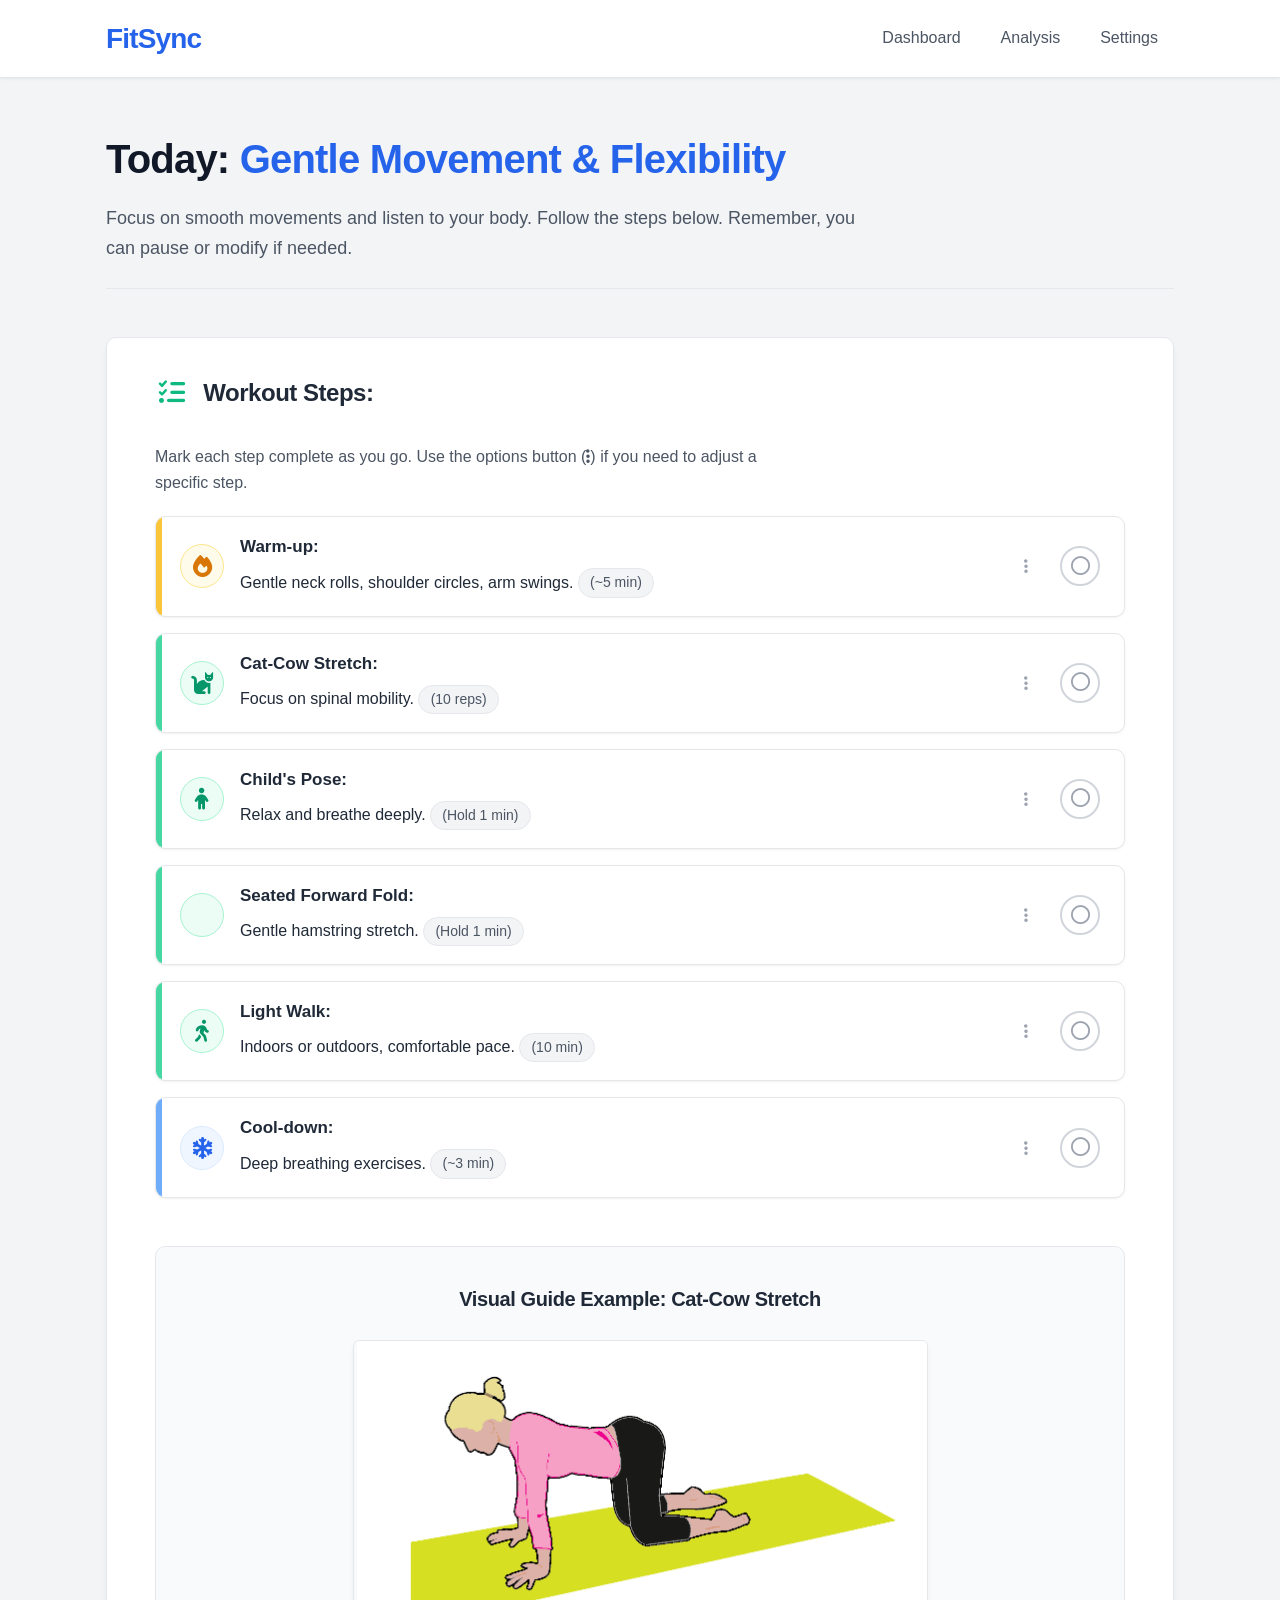
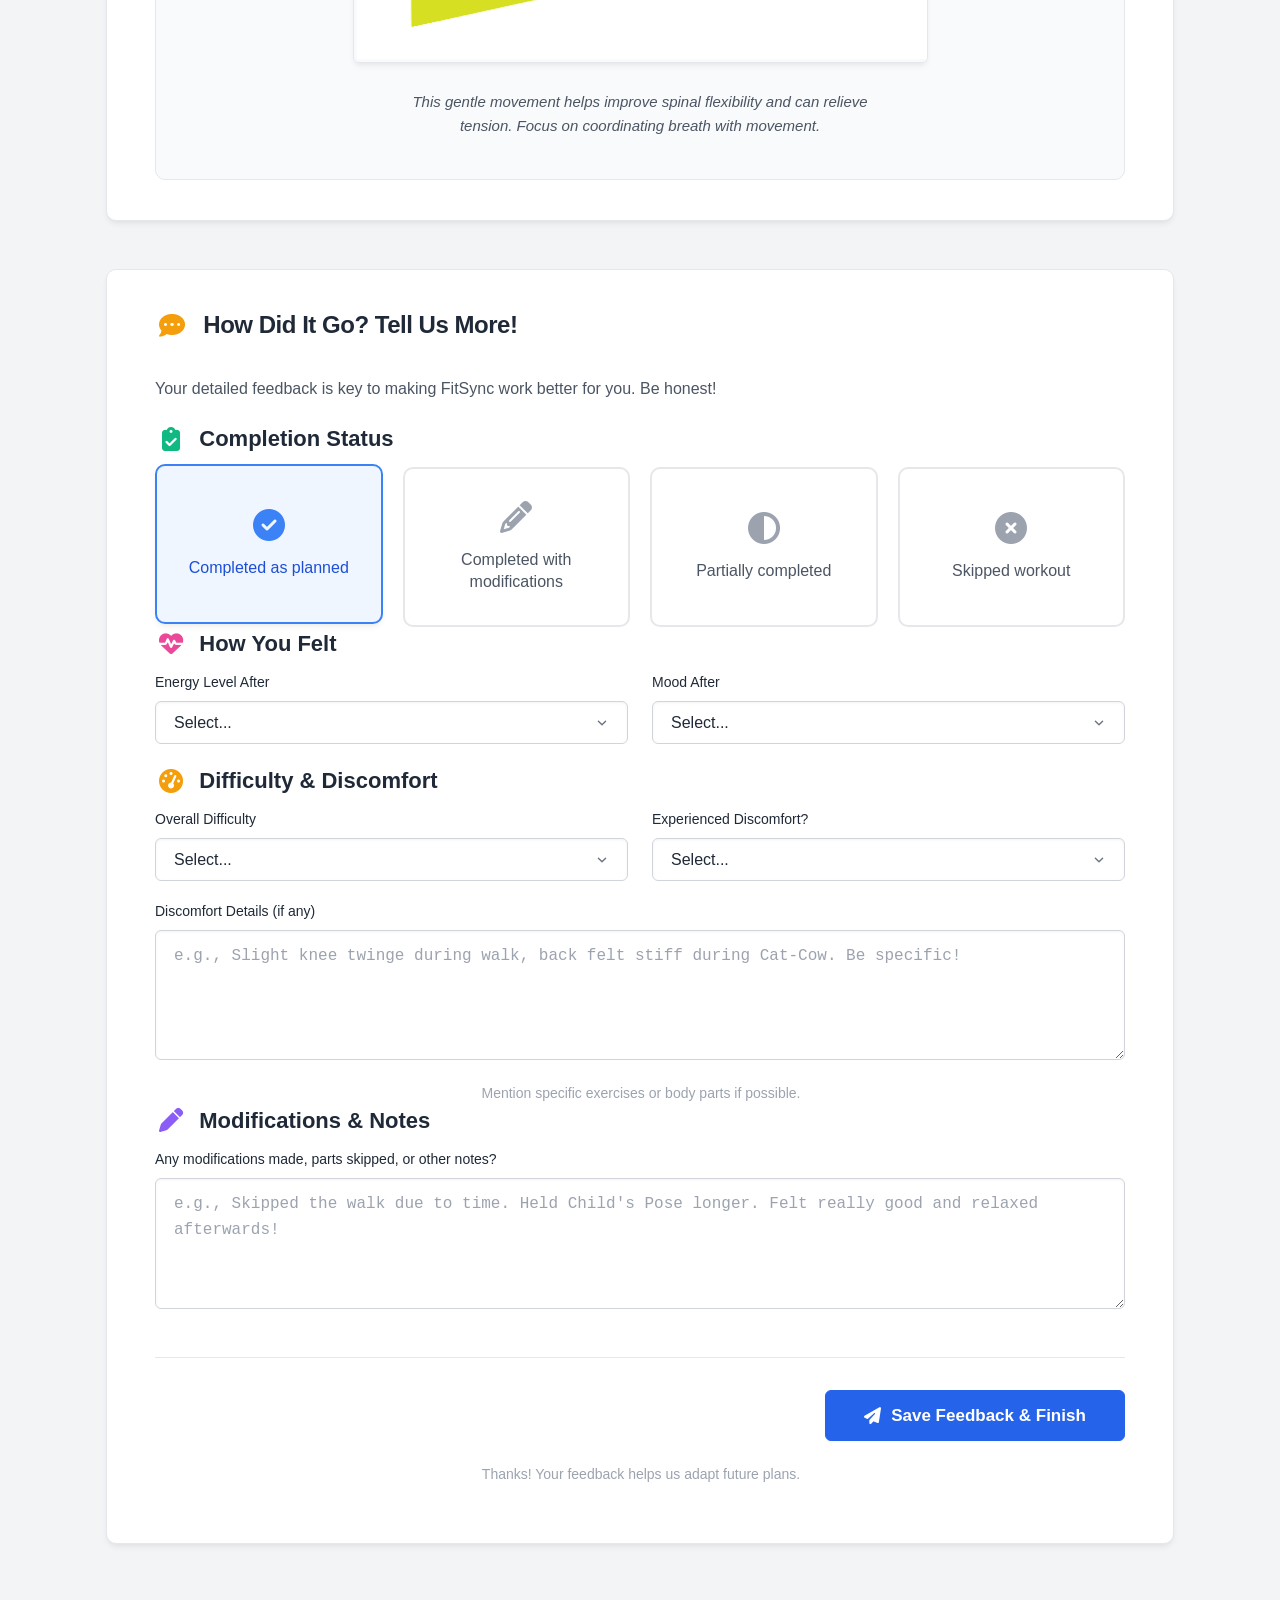
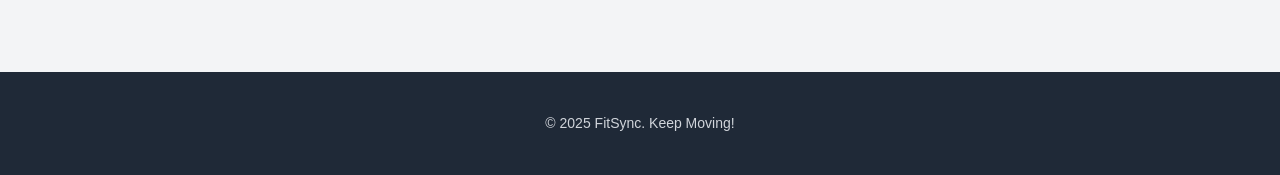
<file: workout.html>
<!DOCTYPE html>
<html lang="en">
<head>
    <meta charset="UTF-8">
    <meta name="viewport" content="width=device-width, initial-scale=1.0">
    <title>FitSync - Today's Workout</title>
    <!-- Link to the consolidated and refined CSS -->
    <link rel="stylesheet" href="style.css">
    <!-- Font Awesome for icons -->
    <link rel="stylesheet" href="https://cdnjs.cloudflare.com/ajax/libs/font-awesome/6.4.0/css/all.min.css">
    <!-- Font Family is loaded via style.css -->
</head>
<body>
    <header class="app-header">
        <div class="container">
            <h1 class="logo">FitSync</h1>
            <nav>
                <!-- Corrected nav links for workout page context -->
                <a href="dashboard.html">Dashboard</a>
                <a href="analysis.html">Analysis</a>
                <a href="settings.html">Settings</a>
            </nav>
        </div>
    </header>

    <main class="container page-container">
        <div class="page-header">
            <h1>Today: <span class="workout-title-highlight">Gentle Movement & Flexibility</span></h1>
            <p class="subtitle">Focus on smooth movements and listen to your body. Follow the steps below. Remember, you can pause or modify if needed.</p>
        </div>

        <!-- Workout Steps Section -->
        <section class="card workout-details">
            <!-- Icon color set via utility class -->
            <h2><i class="fas fa-list-check icon icon-color-accent"></i> Workout Steps:</h2>
            <!-- Ellipsis icon style handled by style.css -->
            <p class="section-description">Mark each step complete as you go. Use the options button (<i class="fas fa-ellipsis-v"></i>) if you need to adjust a specific step.</p>
            <ol class="workout-steps-list">
                <!-- Step item styling is in style.css -->
                <li class="step-item warm-up" data-step-id="1">
                    <div class="step-icon-container"><i class="fas fa-fire icon-step"></i></div>
                    <div class="step-content">
                        <strong>Warm-up:</strong> Gentle neck rolls, shoulder circles, arm swings.
                        <span class="step-meta">(~5 min)</span>
                    </div>
                    <button class="step-modify-button" aria-label="Options for step 1" title="Modify this step (e.g., swap, log issue) - Prototype">
                        <i class="fas fa-ellipsis-v"></i>
                    </button>
                    <button class="step-status-button" aria-label="Mark step 1 as complete">
                        <i class="far fa-circle icon-incomplete"></i>
                        <i class="fas fa-check icon-complete"></i>
                    </button>
                </li>
                <li class="step-item exercise" data-step-id="2">
                    <div class="step-icon-container"><i class="fas fa-cat icon-step"></i></div>
                    <div class="step-content">
                        <strong>Cat-Cow Stretch:</strong> Focus on spinal mobility.
                        <span class="step-meta">(10 reps)</span>
                    </div>
                    <button class="step-modify-button" aria-label="Options for step 2" title="Modify this step (e.g., swap, log issue) - Prototype">
                        <i class="fas fa-ellipsis-v"></i>
                    </button>
                     <button class="step-status-button" aria-label="Mark step 2 as complete">
                        <i class="far fa-circle icon-incomplete"></i>
                        <i class="fas fa-check icon-complete"></i>
                    </button>
                </li>
                <li class="step-item exercise" data-step-id="3">
                     <div class="step-icon-container"><i class="fas fa-child icon-step"></i></div>
                    <div class="step-content">
                        <strong>Child's Pose:</strong> Relax and breathe deeply.
                        <span class="step-meta">(Hold 1 min)</span>
                    </div>
                    <button class="step-modify-button" aria-label="Options for step 3" title="Modify this step (e.g., swap, log issue) - Prototype">
                        <i class="fas fa-ellipsis-v"></i>
                    </button>
                     <button class="step-status-button" aria-label="Mark step 3 as complete">
                        <i class="far fa-circle icon-incomplete"></i>
                        <i class="fas fa-check icon-complete"></i>
                    </button>
                </li>
                <li class="step-item exercise" data-step-id="4">
                    <div class="step-icon-container"><i class="fas fa-person-stretching icon-step"></i></div>
                    <div class="step-content">
                        <strong>Seated Forward Fold:</strong> Gentle hamstring stretch.
                        <span class="step-meta">(Hold 1 min)</span>
                    </div>
                    <button class="step-modify-button" aria-label="Options for step 4" title="Modify this step (e.g., swap, log issue) - Prototype">
                        <i class="fas fa-ellipsis-v"></i>
                    </button>
                     <button class="step-status-button" aria-label="Mark step 4 as complete">
                        <i class="far fa-circle icon-incomplete"></i>
                        <i class="fas fa-check icon-complete"></i>
                    </button>
                </li>
                <li class="step-item exercise" data-step-id="5">
                    <div class="step-icon-container"><i class="fas fa-walking icon-step"></i></div>
                    <div class="step-content">
                        <strong>Light Walk:</strong> Indoors or outdoors, comfortable pace.
                        <span class="step-meta">(10 min)</span>
                    </div>
                    <button class="step-modify-button" aria-label="Options for step 5" title="Modify this step (e.g., swap, log issue) - Prototype">
                        <i class="fas fa-ellipsis-v"></i>
                    </button>
                     <button class="step-status-button" aria-label="Mark step 5 as complete">
                        <i class="far fa-circle icon-incomplete"></i>
                        <i class="fas fa-check icon-complete"></i>
                    </button>
                </li>
                <li class="step-item cool-down" data-step-id="6">
                    <div class="step-icon-container"><i class="fas fa-snowflake icon-step"></i></div>
                    <div class="step-content">
                        <strong>Cool-down:</strong> Deep breathing exercises.
                        <span class="step-meta">(~3 min)</span>
                    </div>
                    <button class="step-modify-button" aria-label="Options for step 6" title="Modify this step (e.g., swap, log issue) - Prototype">
                        <i class="fas fa-ellipsis-v"></i>
                    </button>
                     <button class="step-status-button" aria-label="Mark step 6 as complete">
                        <i class="far fa-circle icon-incomplete"></i>
                        <i class="fas fa-check icon-complete"></i>
                    </button>
                </li>
            </ol>

            <!-- Visual Aid Example -->
            <div class="visual-aid-example">
                <h3>Visual Guide Example: Cat-Cow Stretch</h3>
                <img src="images/CatCow.gif" alt="Animation showing Cat-Cow spinal movement" width="575" height="322">
                <p class="visual-aid-caption">This gentle movement helps improve spinal flexibility and can relieve tension. Focus on coordinating breath with movement.</p>
            </div>
        </section>

        <!-- Workout Feedback Section -->
        <section class="card feedback-section">
            <!-- Icon color set via utility class -->
            <h2><i class="fas fa-comment-dots icon icon-color-warning"></i> How Did It Go? Tell Us More!</h2>
            <p class="section-description">Your detailed feedback is key to making FitSync work better for you. Be honest!</p>

            <form action="dashboard.html" method="get" class="feedback-form">

                <fieldset class="form-section">
                    <!-- Icon color set via utility class -->
                    <legend><i class="fas fa-clipboard-check icon icon-color-accent"></i> Completion Status</legend>
                    <!-- Radio card styling is in style.css -->
                    <div class="form-group radio-card-group">
                        <div class="radio-card">
                            <input type="radio" id="feedback_done" name="feedback_status" value="done" checked>
                            <label for="feedback_done">
                                <i class="fas fa-check-circle icon-radio"></i>
                                <span>Completed as planned</span>
                            </label>
                        </div>
                        <div class="radio-card">
                            <input type="radio" id="feedback_modified" name="feedback_status" value="modified">
                            <label for="feedback_modified">
                                <i class="fas fa-pencil-alt icon-radio"></i>
                                <span>Completed with modifications</span>
                            </label>
                        </div>
                         <div class="radio-card">
                            <input type="radio" id="feedback_partial" name="feedback_status" value="partial">
                            <label for="feedback_partial">
                                <i class="fas fa-adjust icon-radio"></i>
                                <span>Partially completed</span>
                            </label>
                        </div>
                        <div class="radio-card">
                            <input type="radio" id="feedback_skipped" name="feedback_status" value="skipped">
                            <label for="feedback_skipped">
                                <i class="fas fa-times-circle icon-radio"></i>
                                <span>Skipped workout</span>
                            </label>
                        </div>
                    </div>
                </fieldset>

                <fieldset class="form-section">
                    <!-- Icon color set via utility class -->
                    <legend><i class="fas fa-heartbeat icon icon-color-pink"></i> How You Felt</legend>
                    <div class="form-grid">
                        <div class="form-group">
                            <label for="feedback_energy">Energy Level After</label>
                            <select id="feedback_energy" name="feedback_energy">
                                <option value="" disabled selected>Select...</option>
                                <option value="energized">More Energized</option>
                                <option value="same">About the Same</option>
                                <option value="tired">More Tired</option>
                            </select>
                        </div>
                        <div class="form-group">
                            <label for="feedback_mood">Mood After</label>
                            <select id="feedback_mood" name="feedback_mood">
                                <option value="" disabled selected>Select...</option>
                                <option value="great">Great / Relaxed</option>
                                <option value="good">Good / Okay</option>
                                <option value="meh">Meh / No Change</option>
                                <option value="stressed">Stressed / Worse</option>
                            </select>
                        </div>
                    </div>
                </fieldset>

                <fieldset class="form-section">
                     <!-- Icon color set via utility class -->
                     <legend><i class="fas fa-gauge-high icon icon-color-warning"></i> Difficulty & Discomfort</legend>
                     <div class="form-grid">
                        <div class="form-group">
                            <label for="feedback_difficulty">Overall Difficulty</label>
                            <select id="feedback_difficulty" name="feedback_difficulty">
                                <option value="" disabled selected>Select...</option>
                                <option value="too_easy">Too Easy</option>
                                <option value="just_right">Just Right</option>
                                <option value="challenging">Challenging (Good)</option>
                                <option value="too_hard">Too Hard</option>
                            </select>
                        </div>
                        <div class="form-group">
                            <label for="feedback_discomfort_check">Experienced Discomfort?</label>
                             <select id="feedback_discomfort_check" name="feedback_discomfort_check">
                                <option value="" disabled selected>Select...</option>
                                <option value="no">No Discomfort</option>
                                <option value="yes">Yes, Some Discomfort</option>
                             </select>
                        </div>
                    </div>
                     <div class="form-group">
                        <label for="feedback_discomfort_details">Discomfort Details (if any)</label>
                        <textarea id="feedback_discomfort_details" name="feedback_discomfort_details" rows="3" placeholder="e.g., Slight knee twinge during walk, back felt stiff during Cat-Cow. Be specific!"></textarea>
                        <small class="form-hint">Mention specific exercises or body parts if possible.</small>
                    </div>
                </fieldset>

                <fieldset class="form-section">
                    <!-- Icon color set via utility class -->
                    <legend><i class="fas fa-pen icon icon-color-violet"></i> Modifications & Notes</legend>
                    <div class="form-group">
                        <label for="feedback_notes">Any modifications made, parts skipped, or other notes?</label>
                        <textarea id="feedback_notes" name="feedback_notes" rows="4" placeholder="e.g., Skipped the walk due to time. Held Child's Pose longer. Felt really good and relaxed afterwards!"></textarea>
                    </div>
                </fieldset>

                <!-- Submit Area -->
                <div class="button-container form-submit-area">
                    <button type="submit" class="button button-primary button-large">
                        <i class="fas fa-paper-plane"></i> Save Feedback & Finish
                    </button>
                </div>
                <!-- Final hint styling handled by .feedback-form .form-hint in style.css -->
                <p class="form-hint">Thanks! Your feedback helps us adapt future plans.</p>
            </form>
        </section>
    </main>

    <footer class="app-footer">
        <div class="container">
            <p>© 2025 FitSync. Keep Moving!</p>
        </div>
    </footer>

    <!-- The <style> block previously here has been removed. -->
    <!-- All styles are now in style.css -->

    <!-- Optional JS for step completion toggle -->
    <script>
        document.querySelectorAll('.step-status-button').forEach(button => {
            button.addEventListener('click', () => {
                const stepItem = button.closest('.step-item');
                if (stepItem) {
                    stepItem.classList.toggle('completed');
                    const isCompleted = stepItem.classList.contains('completed');
                    const stepNumber = stepItem.dataset.stepId || 'this step';
                    button.setAttribute('aria-label', isCompleted ? `Mark step ${stepNumber} as incomplete` : `Mark step ${stepNumber} as complete`);
                }
            });
        });

        document.querySelectorAll('.step-modify-button').forEach(button => {
            button.addEventListener('click', (e) => {
                e.preventDefault();
                alert('Modification options for this step would appear here (Prototype).');
            });
        });
    </script>

</body>
</html>
</file>
<file: style.css>
:root {
    /* COLOR DUMP */
    --color-primary-500: #3B82F6; /* Blue-500 */
    --color-primary-600: #2563EB; /* Blue-600 */
    --color-primary-700: #1D4ED8; /* Blue-700 */
    --color-primary-400: #60A5FA; /* Blue-400 */
    --color-primary-300: #93C5FD; /* Blue-300 */
    --color-primary-200: #BFDBFE; /* Blue-200 */
    --color-primary-100: #DBEAFE; /* Blue-100 */
    --color-primary-50: #EFF6FF;  /* Blue-50 */

    --color-secondary-900: #111827; /* Gray-900 */
    --color-secondary-800: #1F2937; /* Gray-800 */
    --color-secondary-700: #374151; /* Gray-700 */
    --color-secondary-600: #4B5563; /* Gray-600 */
    --color-secondary-500: #6B7280; /* Gray-500 */
    --color-secondary-400: #9CA3AF; /* Gray-400 */
    --color-secondary-300: #D1D5DB; /* Gray-300 */
    --color-secondary-200: #E5E7EB; /* Gray-200 */
    --color-secondary-100: #F3F4F6; /* Gray-100 */
    --color-secondary-50: #F9FAFB;  /* Gray-50 */

    --color-accent-500: #10B981; /* Emerald-500 */
    --color-accent-600: #059669; /* Emerald-600 */
    --color-accent-700: #047857; /* Emerald-700 */
    --color-accent-400: #34D399; /* Emerald-400 */
    --color-accent-200: #6EE7B7; /* Emerald-200 */
    --color-accent-100: #A7F3D0; /* Emerald-100 */
    --color-accent-50: #ECFDF5;  /* Emerald-50 */

    --color-warning-500: #F59E0B; /* Amber-500 */
    --color-warning-600: #D97706; /* Amber-600 */
    --color-warning-700: #B45309; /* Amber-700 */
    --color-warning-400: #FBBF24; /* Amber-400 */
    --color-warning-200: #FCD34D; /* Amber-200 */
    --color-warning-100: #FDE68A; /* Amber-100 */
    --color-warning-50: #FFFBEB;  /* Amber-50 */

    --color-danger-500: #EF4444; /* Red-500 */
    --color-danger-600: #DC2626; /* Red-600 */
    --color-danger-700: #B91C1C; /* Red-700 */
    --color-danger-200: #FECACA; /* Red-200 */
    --color-danger-100: #FEE2E2; /* Red-100 */
    --color-danger-50: #FEF2F2;  /* Red-50 */

    --color-info-500: #0EA5E9; /* Sky-500 */
    --color-info-600: #0284C7; /* Sky-600 */
    --color-info-700: #0369A1; /* Sky-700 */
    --color-info-200: #7DD3FC; /* Sky-200 */
    --color-info-100: #E0F2FE; /* Sky-100 */
    --color-info-50: #F0F9FF;  /* Sky-50 */

    --color-violet-500: #8B5CF6; /* Violet-500 */
    --color-violet-600: #7C3AED; /* Violet-600 */
    --color-violet-700: #6D28D9; /* Violet-700 */
    --color-violet-400: #A78BFA; /* Violet-400 */
    --color-violet-200: #DDD6FE; /* Violet-200 */
    --color-violet-100: #EDE9FE; /* Violet-100 */
    --color-violet-50: #F5F3FF;  /* Violet-50 */

    --color-pink-500: #EC4899; /* Pink-500 */
    --color-pink-600: #DB2777; /* Pink-600 */
    --color-pink-700: #BE185D; /* Pink-700 */
    --color-pink-100: #FCE7F3; /* Pink-100 */
    --color-pink-50: #FDF2F8;  /* Pink-50 */

    /* Semantic Colors */
    --bg-body: var(--color-secondary-100); /* Slightly darker body bg */
    --bg-card: #FFFFFF;
    --bg-card-subtle: var(--color-secondary-50);
    --bg-input: #FFFFFF;
    --bg-disabled: var(--color-secondary-100);

    --text-primary: var(--color-secondary-800); /* Darker primary text */
    --text-secondary: var(--color-secondary-600); /* Slightly darker secondary */
    --text-tertiary: var(--color-secondary-400);
    --text-light: #FFFFFF;
    --text-disabled: var(--color-secondary-400);
    --text-link: var(--color-primary-600);
    --text-link-hover: var(--color-primary-700);
    --text-placeholder: var(--color-secondary-400);

    --border-color: var(--color-secondary-200);
    --border-color-light: var(--color-secondary-100); /* Very light */
    --border-color-strong: var(--color-secondary-300);
    --border-color-input: var(--color-secondary-300);
    --border-color-focus: var(--color-primary-500);

    /* Dimensions & Effects */
    --radius-sm: 4px;
    --radius-md: 6px; /* Slightly smaller default */
    --radius-lg: 10px;
    --radius-xl: 16px;
    --radius-full: 9999px;

    /* Softer Shadows */
    --shadow-xs: 0 1px 2px 0 rgba(0, 0, 0, 0.03);
    --shadow-sm: 0 1px 3px 0 rgba(0, 0, 0, 0.05), 0 1px 2px -1px rgba(0, 0, 0, 0.04);
    --shadow-md: 0 4px 6px -1px rgba(0, 0, 0, 0.06), 0 2px 4px -2px rgba(0, 0, 0, 0.04);
    --shadow-lg: 0 10px 15px -3px rgba(0, 0, 0, 0.07), 0 4px 6px -4px rgba(0, 0, 0, 0.05);
    --shadow-xl: 0 20px 25px -5px rgba(0, 0, 0, 0.08), 0 8px 10px -6px rgba(0, 0, 0, 0.05);
    --shadow-inner: inset 0 1px 3px 0 rgba(0,0,0,0.05);

    --focus-ring-color: rgba(59, 130, 246, 0.4); /* Primary color with alpha */
    --focus-ring-width: 3px;
    --focus-ring-offset: 1px;

    /* Typography */
    --font-family-sans: 'Inter', -apple-system, BlinkMacSystemFont, "Segoe UI", Roboto, Helvetica, Arial, sans-serif, "Apple Color Emoji", "Segoe UI Emoji", "Segoe UI Symbol";
    --font-family-mono: ui-monospace, SFMono-Regular, Menlo, Monaco, Consolas, "Liberation Mono", "Courier New", monospace;

    --font-weight-light: 300;
    --font-weight-normal: 400;
    --font-weight-medium: 500;
    --font-weight-semibold: 600;
    --font-weight-bold: 700;
    --font-weight-extrabold: 800;

    --line-height-tight: 1.25;
    --line-height-snug: 1.375;
    --line-height-normal: 1.5;
    --line-height-relaxed: 1.65; /* Slightly more relaxed */
    --line-height-loose: 2;

    /* Transitions */
    --transition-duration: 200ms; /* Slightly slower for smoother feel */
    --transition-timing-function: cubic-bezier(0.4, 0, 0.2, 1);
    --transition-property-common: background-color, border-color, color, fill, stroke, opacity, box-shadow, transform;
}

/* --- Base Styles --- */
*,
*::before,
*::after {
    box-sizing: border-box;
    border-width: 0;
    border-style: solid;
    border-color: var(--border-color);
}

html {
    scroll-behavior: smooth;
    line-height: var(--line-height-normal);
    -webkit-text-size-adjust: 100%;
    -moz-tab-size: 4;
    tab-size: 4;
    font-family: var(--font-family-sans);
}

body {
    margin: 0;
    padding: 0;
    font-family: inherit;
    line-height: inherit;
    background-color: var(--bg-body);
    color: var(--text-primary);
    display: flex;
    flex-direction: column;
    min-height: 100vh;
    -webkit-font-smoothing: antialiased;
    -moz-osx-font-smoothing: grayscale;
}

/* --- Layout --- */
.container {
    width: 90%; /* Slightly narrower */
    max-width: 1100px; /* Slightly narrower max */
    margin-left: auto;
    margin-right: auto;
    padding-left: 1rem;
    padding-right: 1rem;
}

main.page-container {
    flex-grow: 1;
    padding-top: 3.5rem; /* More space (56px) */
    padding-bottom: 5rem; /* More space (80px) */
}

/* --- Typography --- */
h1, h2, h3, h4, h5, h6 {
    margin-top: 0;
    margin-bottom: 0.8em; /* Consistent bottom margin */
    font-weight: var(--font-weight-bold); /* Bolder headings */
    line-height: var(--line-height-tight);
    letter-spacing: -0.02em; /* Tighter */
    color: var(--color-secondary-900); /* Darkest gray for headings */
}

h1 { font-size: 2.5rem; /* 40px */ }
h2 { font-size: 1.75rem; /* 28px */ }
h3 { font-size: 1.375rem; /* 22px */ }
h4 { font-size: 1.125rem; /* 18px */ }
h5 { font-size: 1rem; /* 16px */ }
h6 { font-size: 0.875rem; /* 14px */ }

p {
    margin-top: 0;
    margin-bottom: 1.3em; /* Space after paragraphs */
    color: var(--text-secondary);
    line-height: var(--line-height-relaxed); /* Use relaxed line height */
}

a {
    color: var(--text-link);
    text-decoration: none;
    transition: color var(--transition-duration) var(--transition-timing-function);
}

a:hover {
    color: var(--text-link-hover);
    text-decoration: underline;
}

ul, ol {
    padding-left: 1.5rem; /* Standard indent */
    margin-top: 0;
    margin-bottom: 1.3em;
}

li {
    margin-bottom: 0.6em;
    padding-left: 0.4em; /* Add slight padding to list items */
}

hr {
    border: none;
    border-top-width: 1px;
    border-color: var(--border-color);
    margin: 3.5rem 0; /* More vertical space (56px) */
}

img {
    max-width: 100%;
    height: auto;
    display: block; /* Remove bottom space */
}

/* --- Utility Classes --- */
.icon { /* Base icon class if needed */
    display: inline-block;
    vertical-align: middle; /* Better alignment */
    line-height: 1;
}

.icon-color-primary { color: var(--color-primary-500); }
.icon-color-secondary { color: var(--color-secondary-500); }
.icon-color-accent { color: var(--color-accent-500); }
.icon-color-warning { color: var(--color-warning-500); }
.icon-color-danger { color: var(--color-danger-500); }
.icon-color-info { color: var(--color-info-500); }
.icon-color-violet { color: var(--color-violet-500); }
.icon-color-pink { color: var(--color-pink-500); }

.justify-center { justify-content: center !important; }

/* --- Header & Footer --- */
.app-header {
    background-color: var(--bg-card);
    padding: 1rem 0;
    box-shadow: var(--shadow-sm);
    border-bottom: 1px solid var(--border-color);
    position: sticky;
    top: 0;
    z-index: 50;
}

.app-header .container {
    display: flex;
    justify-content: space-between;
    align-items: center;
}

.logo {
    font-size: 1.75rem;
    font-weight: var(--font-weight-bold);
    color: var(--color-primary-600);
    margin: 0;
    letter-spacing: -0.03em;
}

.app-header nav {
    display: flex;
    gap: 0.5rem;
}

.app-header nav a {
    color: var(--text-secondary);
    font-weight: var(--font-weight-medium);
    text-decoration: none;
    padding: 0.6rem 1rem; /* Slightly more padding */
    border-radius: var(--radius-md);
    border-bottom: 2px solid transparent;
    transition: color var(--transition-duration) var(--transition-timing-function),
                background-color var(--transition-duration) var(--transition-timing-function),
                border-color var(--transition-duration) var(--transition-timing-function);
}

.app-header nav a:hover {
    color: var(--text-primary);
    background-color: var(--color-secondary-100);
    text-decoration: none;
}

.app-header nav a.active {
    color: var(--color-primary-600);
    font-weight: var(--font-weight-semibold);
    background-color: var(--color-primary-50);
}

.app-footer {
    background-color: var(--color-secondary-800); /* Darker footer */
    color: var(--color-secondary-300);
    padding: 2.5rem 0; /* More padding */
    text-align: center;
    margin-top: auto; /* Ensures it stays at the bottom */
    font-size: 0.875rem;
}

.app-footer p {
    margin: 0;
    color: inherit;
}

/* --- Page Header --- */
.page-header {
    margin-bottom: 3rem; /* More space (48px) */
    padding-bottom: 1.5rem;
    border-bottom: 1px solid var(--border-color);
}

.page-header h1 {
    margin-bottom: 0.5em;
}

.subtitle {
    font-size: 1.125rem;
    color: var(--text-secondary);
    margin-bottom: 0;
    max-width: 75ch; /* Slightly wider */
    line-height: var(--line-height-relaxed);
}

/* --- Components: Card --- */
.card {
    background-color: var(--bg-card);
    border-radius: var(--radius-lg);
    box-shadow: var(--shadow-md);
    padding: 2.5rem 3rem; /* More padding (40px 48px) */
    margin-bottom: 3rem; /* More space (48px) */
    border: 1px solid var(--border-color); /* Keep subtle border */
    overflow: hidden; /* Prevent content spill */
}

.card h2 {
    margin-bottom: 1.5em; /* More space below card titles */
    display: flex;
    align-items: center;
    gap: 0.875rem; /* 14px */
    font-size: 1.5rem; /* 24px */
    font-weight: var(--font-weight-semibold); /* Semibold for card titles */
    color: var(--color-secondary-800); /* Darker card titles */
}

.card h2 .icon {
    /* Default icon color set by utility class */
    font-size: 1.1em;
    flex-shrink: 0;
    width: 1.3em; /* Give icon fixed width */
    text-align: center;
}

/* --- Components: Button --- */
.button {
    display: inline-flex;
    align-items: center;
    justify-content: center;
    gap: 0.625rem; /* 10px */
    padding: 0.75rem 1.75rem; /* 12px 28px - More horizontal padding */
    font-size: 0.9375rem; /* 15px */
    font-weight: var(--font-weight-semibold); /* Semibold buttons */
    border-width: 1px;
    border-radius: var(--radius-md);
    cursor: pointer;
    text-decoration: none;
    transition: var(--transition-property-common) var(--transition-duration) var(--transition-timing-function);
    line-height: var(--line-height-tight);
    white-space: nowrap;
    -webkit-appearance: none;
    appearance: none;
}

/* Focus Visible - Important for keyboard navigation accessibility */
.button:focus-visible {
    outline: var(--focus-ring-width) solid var(--focus-ring-color);
    outline-offset: var(--focus-ring-offset);
}
.button:focus {
    outline: none; /* Remove default outline if focus-visible is supported */
}

/* Hover & Active States */
.button:hover {
    text-decoration: none;
    transform: translateY(-1px); /* Subtle lift */
    box-shadow: var(--shadow-sm); /* Add shadow on hover */
}
.button:active {
    transform: translateY(0px) scale(0.98); /* Press effect */
    box-shadow: var(--shadow-inner); /* Inner shadow on press */
    filter: brightness(0.95);
}

/* Primary Button */
.button-primary {
    background-color: var(--color-primary-600);
    color: var(--text-light);
    border-color: var(--color-primary-600);
    box-shadow: var(--shadow-xs); /* Subtle base shadow */
}
.button-primary:hover {
    background-color: var(--color-primary-700);
    border-color: var(--color-primary-700);
    box-shadow: var(--shadow-md); /* Increase shadow */
}
.button-primary:active {
    background-color: var(--color-primary-700);
    filter: brightness(0.9);
}

/* Secondary Button */
.button-secondary {
    background-color: var(--bg-card);
    color: var(--color-primary-600);
    border-color: var(--color-secondary-300); /* Use gray border */
}
.button-secondary:hover {
    background-color: var(--color-secondary-50); /* Light gray bg */
    border-color: var(--color-secondary-400);
    color: var(--color-primary-700);
    box-shadow: var(--shadow-sm);
}
.button-secondary:active {
    background-color: var(--color-secondary-100);
    filter: brightness(0.95);
}

/* Danger Button */
.button-danger {
    background-color: var(--color-danger-600);
    color: var(--text-light);
    border-color: var(--color-danger-600);
    box-shadow: var(--shadow-xs);
}
.button-danger:hover {
    background-color: var(--color-danger-700);
    border-color: var(--color-danger-700);
    box-shadow: var(--shadow-md);
}
.button-danger:active {
    background-color: var(--color-danger-700);
    filter: brightness(0.9);
}

/* Ghost Button */
.button-ghost {
    background-color: transparent;
    color: var(--text-link);
    border-color: transparent;
    box-shadow: none;
}
.button-ghost:hover {
    background-color: var(--color-secondary-100);
    color: var(--text-link-hover);
    box-shadow: none;
    transform: none; /* No lift for ghost */
}
.button-ghost:active {
    background-color: var(--color-secondary-200);
    filter: brightness(0.95);
    transform: scale(0.98);
}

/* Button Sizes */
.button-large {
    padding: 0.875rem 2.25rem; /* 14px 36px */
    font-size: 1.0625rem; /* 17px */
}
.button-small {
    padding: 0.5rem 1.25rem; /* 8px 20px */
    font-size: 0.875rem; /* 14px */
    gap: 0.5rem; /* 8px */
    font-weight: var(--font-weight-medium); /* Medium weight for small */
}

/* Button Container */
.button-container {
    margin-top: 2rem; /* 32px */
    display: flex;
    flex-wrap: wrap;
    justify-content: flex-end;
    gap: 1rem; /* 16px */
}

.button-container.form-submit-area {
    margin-top: 3rem; /* 48px */
    padding-top: 2rem; /* 32px */
    border-top: 1px solid var(--border-color); /* Standard border */
}

/* --- Forms --- */
.settings-form fieldset, .feedback-form fieldset {
    border: none;
    padding: 0;
    margin: 0;
}

.form-section {
    margin-bottom: 3rem; /* 48px */
    padding-bottom: 3rem; /* 48px */
    border-bottom: 1px solid var(--border-color);
}
.form-section:last-of-type {
    border-bottom: none;
    margin-bottom: 0;
    padding-bottom: 0;
}

.form-section legend {
    font-size: 1.375rem; /* 22px */
    font-weight: var(--font-weight-semibold);
    margin-bottom: 0.5rem;
    color: var(--color-secondary-800);
    display: flex;
    align-items: center;
    gap: 0.75rem; /* 12px */
    padding: 0;
    width: 100%;
}
.form-section legend .icon {
    /* Color set by utility class */
    font-size: 1em;
    width: 1.3em;
    text-align: center;
}

.form-group {
    margin-bottom: 1.25rem; 
}
.form-group:last-child {
    margin-bottom: 0;
}

.form-group label {
    display: block;
    margin-bottom: 0.5rem; /* 12px (was 0.625rem / 10px) */
    font-weight: var(--font-weight-medium);
    color: var(--text-primary);
    font-size: 0.875rem; /* 14px */
}

/* Input Styling */
.form-group input[type="text"],
.form-group input[type="number"],
.form-group input[type="date"],
.form-group input[type="email"],
.form-group input[type="password"],
.form-group input[type="search"],
.form-group input[type="tel"],
.form-group input[type="url"],
.form-group select,
.form-group textarea {
    display: block;
    width: 100%;
    padding: 0.75rem 1.125rem; /* 12px 18px - More padding */
    border-width: 1px;
    border-color: var(--border-color-input);
    border-radius: var(--radius-md);
    font-size: 1rem; /* 16px */
    color: var(--text-primary);
    background-color: var(--bg-input);
    box-shadow: var(--shadow-inner);
    transition: border-color var(--transition-duration) var(--transition-timing-function),
                box-shadow var(--transition-duration) var(--transition-timing-function);
    -webkit-appearance: none;
    appearance: none;
}

/* Placeholder style */
.form-group input::placeholder,
.form-group textarea::placeholder {
    color: var(--text-placeholder);
    opacity: 1;
}

/* Select arrow */
.form-group select {
    background-image: url("data:image/svg+xml,%3Csvg xmlns='http://www.w3.org/2000/svg' fill='none' viewBox='0 0 20 20'%3E%3Cpath stroke='%236B7280' stroke-linecap='round' stroke-linejoin='round' stroke-width='1.5' d='M6 8l4 4 4-4'/%3E%3C/svg%3E");
    background-position: right 1rem center; /* Adjust position */
    background-repeat: no-repeat;
    background-size: 1.1em 1.1em; /* Slightly smaller arrow */
    padding-right: 3rem; /* Space for arrow */
}
/* Disabled state */
.form-group input:disabled,
.form-group select:disabled,
.form-group textarea:disabled {
    background-color: var(--bg-disabled);
    color: var(--text-disabled);
    cursor: not-allowed;
    border-color: var(--border-color);
    box-shadow: none;
}
.form-group select:disabled {
    background-image: url("data:image/svg+xml,%3Csvg xmlns='http://www.w3.org/2000/svg' fill='none' viewBox='0 0 20 20'%3E%3Cpath stroke='%239CA3AF' stroke-linecap='round' stroke-linejoin='round' stroke-width='1.5' d='M6 8l4 4 4-4'/%3E%3C/svg%3E");
}

/* Focus state */
.form-group input:focus,
.form-group select:focus,
.form-group textarea:focus {
    outline: none;
    border-color: var(--border-color-focus);
    box-shadow: 0 0 0 var(--focus-ring-width) var(--focus-ring-color), var(--shadow-inner); /* Keep inner shadow */
}
/* Focus Visible state for better accessibility */
.form-group input:focus-visible,
.form-group select:focus-visible,
.form-group textarea:focus-visible {
    outline: none;
    border-color: var(--border-color-focus);
    box-shadow: 0 0 0 var(--focus-ring-width) var(--focus-ring-color), var(--shadow-inner);
}


.form-group textarea {
    min-height: 130px;
    resize: vertical;
    line-height: var(--line-height-relaxed);
}

/* Form Grid Layout */
.form-grid {
    display: grid;
    grid-template-columns: repeat(auto-fit, minmax(250px, 1fr));
    gap: 1.25rem 1.5rem; /* Row and column gap (28px 24px) */
}

/* Form Hint Text */
.form-hint {
    font-size: 0.875rem; /* 14px */
    color: var(--text-tertiary);
    display: block;
    margin-top: 0.375rem; /* 10px */
    padding-left: 2px;
    line-height: var(--line-height-snug);
}

/* --- General Section Styling --- */
.section-description {
    font-size: 1rem; /* 16px */
    color: var(--text-secondary);
    margin-top: 0; /* Removed -0.5em */
    margin-bottom: 1.25rem; /* 20px (was 2.5rem / 40px) */
    max-width: 70ch;
    line-height: var(--line-height-relaxed);
}
/* Indent description if legend has icon */
.form-section .section-description {
    padding-left: calc(1.3em + 0.75rem + 4px); /* icon width + gap + adjustment */
}

/* --- Notification Banner (from dashboard.html) --- */
.notification-banner {
    display: flex;
    align-items: center;
    gap: 1rem;
    padding: 1rem 1.5rem;
    margin-bottom: 2.5rem; /* More space */
    border-radius: var(--radius-lg);
    border-width: 1px;
    border-style: solid;
    font-size: 0.9375rem; /* 15px */
    box-shadow: var(--shadow-sm);
}
.notification-banner.info {
    background-color: var(--color-info-50);
    border-color: var(--color-info-200);
    color: var(--color-info-700);
}
.notification-banner i:first-child { /* Target the icon */
    font-size: 1.25em;
    color: var(--color-info-500);
    flex-shrink: 0;
}
.notification-banner span {
    flex-grow: 1;
}
.close-notification {
    background: none;
    border: none;
    color: var(--color-info-500);
    font-size: 1.5rem;
    line-height: 1;
    cursor: pointer;
    padding: 0.25rem 0.5rem;
    opacity: 0.7;
    transition: opacity var(--transition-duration) var(--transition-timing-function);
    border-radius: var(--radius-full);
}
.close-notification:hover {
    opacity: 1;
    background-color: var(--color-info-100);
}

/* --- Index Page Specifics (from index.html) --- */
.welcome-container {
    display: flex;
    flex-direction: column;
    justify-content: center;
    align-items: center;
    text-align: center;
    min-height: calc(100vh - 180px); /* Adjust based on header/footer height */
    padding-top: 1rem;
    padding-bottom: 3rem;
}

.hero {
    max-width: 680px;
    padding: 3rem 3.5rem; /* More padding */
    background-color: var(--bg-card);
    border-radius: var(--radius-xl);
    box-shadow: var(--shadow-lg);
    border: 1px solid var(--border-color);
}

.hero-title {
    font-size: 3rem; /* 48px */
    margin-bottom: 0.75rem;
    color: var(--color-primary-600);
    display: flex;
    align-items: center;
    justify-content: center;
    gap: 1rem;
}
.hero-title i {
    font-size: 0.9em; /* Slightly smaller icon */
}

.hero-tagline {
    font-size: 1.375rem; /* 22px */
    color: var(--text-secondary);
    font-weight: var(--font-weight-normal);
    margin-bottom: 3rem; /* 48px */
}

.hero .button {
     min-width: 250px; /* Ensure button has good width */
     margin-top: 1rem;
}

/* --- Settings Page Specifics (from settings.html) --- */
.settings-form {
    /* Padding handled by .card */
}

/* Enhanced Checkbox Styling */
.styled-checkbox-group {
    padding-left: 0;
    list-style: none;
    margin-top: 0.75rem; /* Space above first checkbox */
}
.styled-checkbox-group div {
    margin-bottom: 0.75rem; /* 12px space between checkbox rows */
}
.styled-checkbox-group label {
    display: flex;
    align-items: center;
    gap: 0.875rem; /* 14px */
    cursor: pointer;
    padding: 0.875rem 1.25rem; /* 14px 20px - Padding for clickable area */
    border-radius: var(--radius-md);
    transition: background-color var(--transition-duration) var(--transition-timing-function),
                border-color var(--transition-duration) var(--transition-timing-function),
                color var(--transition-duration) var(--transition-timing-function),
                box-shadow var(--transition-duration) var(--transition-timing-function);
    border: 1px solid var(--border-color);
    background-color: var(--bg-input);
    width: 100%;
    box-sizing: border-box;
    font-weight: var(--font-weight-normal);
    color: var(--text-primary);
}
.styled-checkbox-group input[type="checkbox"] {
     /* Hide the default checkbox but keep it accessible */
     opacity: 0;
     position: absolute;
     width: 1px;
     height: 1px;
     overflow: hidden;
     clip: rect(0 0 0 0);
     white-space: nowrap;
     border: 0;
}
.styled-checkbox-group label::before { /* Custom checkbox visual */
    content: '';
    display: inline-block;
    width: 1.3em; /* Slightly larger */
    height: 1.3em;
    border: 2px solid var(--border-color-input);
    border-radius: var(--radius-sm);
    background-color: var(--bg-input);
    transition: border-color var(--transition-duration) var(--transition-timing-function),
                background-color var(--transition-duration) var(--transition-timing-function);
    flex-shrink: 0;
    margin-right: 0; 
}
/* Checked state */
.styled-checkbox-group input[type="checkbox"]:checked + label::before {
    background-color: var(--color-primary-600);
    border-color: var(--color-primary-600);
    background-image: url("data:image/svg+xml,%3Csvg viewBox='0 0 16 16' fill='white' xmlns='http://www.w3.org/2000/svg'%3E%3Cpath d='M12.207 4.793a1 1 0 010 1.414l-5 5a1 1 0 01-1.414 0l-2-2a1 1 0 011.414-1.414L6.5 9.086l4.293-4.293a1 1 0 011.414 0z'/%3E%3C/svg%3E");
    background-size: 75%;
    background-repeat: no-repeat;
    background-position: center;
}
/* Focus state (using focus-visible for better UX) */
.styled-checkbox-group input[type="checkbox"]:focus-visible + label {
     outline: none;
     box-shadow: 0 0 0 var(--focus-ring-width) var(--focus-ring-color);
     border-color: var(--color-primary-400);
}
 /* Hover state */
 .styled-checkbox-group label:hover {
    background-color: var(--color-secondary-50);
    border-color: var(--color-secondary-400);
 }
 /* Checked Hover state */
 .styled-checkbox-group input[type="checkbox"]:checked + label:hover {
    background-color: var(--color-primary-50);
    border-color: var(--color-primary-500);
 }

.styled-checkbox-group label i { /* Icon styling */
    color: var(--color-secondary-500);
    width: 1.3em;
    text-align: center;
    font-size: 1.1em;
    transition: color var(--transition-duration) var(--transition-timing-function);
    margin-right: 0.25rem;
}
/* Checked icon state */
.styled-checkbox-group input[type="checkbox"]:checked + label i {
    color: var(--color-primary-600);
}
/* Checked label text state */
.styled-checkbox-group input[type="checkbox"]:checked + label {
    font-weight: var(--font-weight-medium);
    border-color: var(--color-primary-300);
    background-color: var(--color-primary-50);
}

.settings-form .form-submit-area .button {
    min-width: 320px; /* Give button a good minimum width */
    padding-top: 0.875rem;
    padding-bottom: 0.875rem;
}

/* --- Dashboard Page Specifics (from dashboard.html) --- */
.user-name-placeholder {
    font-weight: var(--font-weight-semibold);
    color: var(--color-primary-600);
}

/* Quick Context Section */
.quick-context .context-options {
    display: flex;
    flex-wrap: wrap;
    gap: 0.875rem; /* 14px */
    margin-bottom: 1.25rem; /* 20px */
    margin-top: 0.75rem; /* 12px */
    align-items: center;
}
.quick-context .button-context {
    flex-grow: 1;
    min-width: 135px; /* Ensure minimum width */
}
.quick-context .button-context i {
    margin-right: 0.625rem; /* 10px */
    width: 1.1em;
    text-align: center;
}
.quick-context .button-context.button-small {
    flex-grow: 0;
    min-width: auto;
    margin-left: auto; /* Push to the right */
}
.quick-context .context-hint {
    font-size: 0.875rem; /* 14px */
    color: var(--text-tertiary);
    display: block;
    margin-top: 0.5rem; /* Reduced margin */
    text-align: center;
}
.quick-context .context-feedback {
    min-height: 1.5em;
    margin-top: 1.25rem; /* Space above feedback */
    margin-bottom: 0.75rem; /* Space below feedback */
    font-size: 0.9375rem; /* 15px */
    color: var(--color-primary-600);
    font-style: italic;
    text-align: center;
    transition: opacity 0.3s ease-in-out;
}
.quick-context .context-hint-discomfort {
    font-size: 0.875rem; /* 14px */
    color: var(--text-secondary);
    display: block;
    text-align: center;
    margin-top: 1rem; /* Space above */
    padding: 0.75rem 1rem; /* More padding */
    background-color: var(--color-warning-50);
    border: 1px dashed var(--color-warning-200);
    border-radius: var(--radius-md);
}
.quick-context .context-hint-discomfort a {
    font-weight: var(--font-weight-medium);
    color: var(--color-warning-700);
    text-decoration: underline;
}
.quick-context .context-hint-discomfort a:hover {
    color: var(--color-warning-600);
}

/* Today's Plan Section */
.today-plan {
    position: relative;
}
.plan-rationale-box {
    background-color: var(--color-primary-50);
    border: 1px solid var(--color-primary-200);
    border-left: 5px solid var(--color-primary-400); /* Thicker left border */
    padding: 1.5rem 1.75rem; /* 24px 28px */
    margin: 2rem 0; /* 32px */
    border-radius: var(--radius-lg);
}
.plan-rationale-box p:first-of-type { /* Target "Why this suggestion?" */
    margin-bottom: 1rem; /* 16px */
    font-weight: var(--font-weight-semibold);
    color: var(--color-primary-700);
    display: flex;
    align-items: center;
    gap: 0.625rem; /* 10px */
    font-size: 1.0625rem; /* 17px */
}
.plan-rationale-box p i { font-size: 1.2em; }
.plan-rationale-box ul {
    list-style: none;
    padding-left: 0.25rem;
    margin-bottom: 0;
    font-size: 0.9375rem; /* 15px */
    color: var(--text-secondary);
}
.plan-rationale-box li {
    margin-bottom: 0.75rem; /* 12px */
    position: relative;
    padding-left: 1.5rem; /* 24px */
    line-height: var(--line-height-relaxed);
}
.plan-rationale-box li::before {
    content: '•';
    position: absolute;
    left: 0.25rem;
    top: 1px;
    color: var(--color-primary-400);
    font-weight: bold;
    font-size: 1.3em;
}
/* Inline Highlight Styles (Pills) */
.highlight,
.plan-rationale-box .highlight,
.analysis-section .highlight {
     padding: 0.25em 0.7em; /* Adjusted padding */
     border-radius: var(--radius-full); /* Pill shape */
     font-weight: var(--font-weight-medium);
     display: inline-block;
     border-width: 1px;
     border-style: solid;
     font-size: 0.85em; /* Smaller font size for pills */
     line-height: 1.4;
     vertical-align: middle;
     margin: 0 0.15em; /* Tiny horizontal margin */
}
.highlight-goal, .highlight-goal-inline {
    background-color: var(--color-violet-100);
    color: var(--color-violet-700);
    border-color: var(--color-violet-200);
}
.highlight-feedback {
    background-color: var(--color-danger-50);
    color: var(--color-danger-700);
    border-color: var(--color-danger-200);
}
.highlight-preference {
    background-color: var(--color-primary-50);
    color: var(--color-primary-700);
    border-color: var(--color-primary-200);
}
 .highlight-activity {
    background-color: var(--color-accent-50);
    color: var(--color-accent-700);
    border-color: var(--color-accent-200);
}
.highlight-context { /* Stress, Mood */
    background-color: var(--color-warning-50);
    color: var(--color-warning-700);
    border-color: var(--color-warning-200);
}
/* Specific override for non-pill goal highlight in analysis */
.analysis-section h2 .highlight-goal {
    border-radius: var(--radius-md);
    font-size: 0.8em;
    margin-left: 0.625rem;
    padding: 0.25em 0.7em;
    font-weight: var(--font-weight-semibold);
}


.workout-summary-detailed {
    background-color: transparent;
    padding: 0;
    border: none;
    margin-bottom: 2rem; /* 32px */
}
.workout-summary-detailed h3 {
    font-size: 1.375rem; /* 22px */
    margin-bottom: 1.25rem; /* 20px */
    font-weight: var(--font-weight-semibold);
}
/* Highlight for workout focus */
.workout-summary-detailed h3 .highlight {
    font-size: 0.85em; /* Smaller */
    vertical-align: middle;
    margin-left: 0.5rem;
    font-weight: var(--font-weight-semibold); /* Make focus stand out */
}

.summary-details {
    display: flex;
    gap: 2rem; /* 32px */
    flex-wrap: wrap;
    margin-top: 0.75rem; /* 12px */
}
.summary-details p {
    margin-bottom: 0;
    color: var(--text-secondary);
    font-size: 1rem; /* 16px */
    display: flex;
    align-items: center;
    gap: 0.75rem; /* 12px */
}
.summary-details p i {
    color: var(--color-secondary-400);
    width: 20px;
    text-align: center;
    font-size: 1.15em;
}
.summary-details strong {
    color: var(--text-primary);
    font-weight: var(--font-weight-medium);
}

.plan-actions {
    margin-top: 2rem; /* 32px */
    padding-top: 2rem; /* 32px */
    border-top: 1px solid var(--border-color); /* Standard border */
}

/* Progress Overview Section */
.progress-metrics {
    display: grid;
    grid-template-columns: repeat(auto-fit, minmax(160px, 1fr)); /* Adjust min */
    gap: 1.5rem; /* 24px */
    margin: 1.5rem 0 2.5rem 0; /* 24px / 40px */
}
.metric-item {
    background-color: var(--bg-card-subtle);
    padding: 1.5rem 1.25rem; /* 24px 20px */
    border-radius: var(--radius-lg);
    border: 1px solid var(--border-color);
    text-align: center;
}
.metric-label {
    display: block;
    font-size: 0.875rem; /* 14px */
    color: var(--text-secondary);
    margin-bottom: 0.625rem; /* 10px */
    font-weight: var(--font-weight-medium);
}
.metric-value {
    display: block;
    font-size: 2.25rem; /* 36px */
    font-weight: var(--font-weight-bold);
    color: var(--color-accent-600);
    margin-bottom: 0.75rem; /* 12px */
    line-height: 1.1;
}
.metric-value small {
    font-size: 0.6em;
    font-weight: var(--font-weight-medium);
    color: var(--color-accent-500);
    margin-left: 0.1em;
}
.progress-bar-container {
    height: 10px; /* Thicker bar */
    background-color: var(--color-secondary-200);
    border-radius: var(--radius-full);
    overflow: hidden;
    margin-top: 1rem; /* 16px */
    border: 1px solid var(--border-color-light);
}
.progress-bar {
    height: 100%;
    background-color: var(--color-accent-500);
    border-radius: var(--radius-full);
    transition: width 0.5s var(--transition-timing-function);
}

.progress-overview .mini-chart {
     margin-bottom: 2rem; /* 32px */
}
.progress-overview .mini-chart img {
    box-shadow: var(--shadow-sm);
    border: 1px solid var(--border-color);
    border-radius: var(--radius-md);
}

.reflection-prompt {
    font-style: italic;
    color: var(--text-secondary);
    text-align: center;
    margin-top: 0;
    margin-bottom: 1.75rem; /* 28px */
    font-size: 1rem; /* 16px */
}
.progress-actions {
    margin-top: 1rem; /* 16px */
}

/* Settings Link Section */
.settings-link {
    background: linear-gradient(135deg, var(--bg-card) 0%, var(--color-secondary-50) 100%);
    text-align: center;
    border: 1px solid var(--border-color); /* Use standard border */
}
.settings-link h2 {
    color: var(--text-primary);
    justify-content: center; /* Center icon and text */
}
.settings-link p {
    margin-bottom: 2rem; /* 32px */
    max-width: 60ch; /* Limit width */
    margin-left: auto;
    margin-right: auto;
}
.settings-link .button-container {
    margin-top: 0;
}

/* --- Analysis Page Specifics (from analysis.html) --- */
/* Chart Grid */
.chart-grid {
    display: grid;
    grid-template-columns: repeat(auto-fit, minmax(300px, 1fr)); /* Responsive grid */
    gap: 2.5rem; /* 40px */
    margin-bottom: 3rem; /* 48px */
}
.chart-container {
    padding: 2rem; /* 32px */
    border: 1px solid var(--border-color);
    background-color: var(--bg-card-subtle);
    border-radius: var(--radius-lg);
}
.chart-container img {
    border: 1px solid var(--border-color-light);
    border-radius: var(--radius-md);
    box-shadow: var(--shadow-sm);
    background-color: white; /* Ensure charts with transparency have bg */
}
.chart-caption {
    font-size: 0.875rem; /* 14px */
    margin-top: 1rem; /* 16px */
    color: var(--text-secondary);
    text-align: center;
    font-weight: var(--font-weight-medium);
}

/* Insights Styling */
.insights {
    margin-top: 3rem; /* 48px */
    padding-top: 2.5rem; /* 40px */
    border-top: 1px solid var(--border-color);
}
.insights h3 {
    font-size: 1.25rem; /* 20px */
    color: var(--text-primary);
    margin-bottom: 1.5rem; /* 24px */
    display: flex;
    align-items: center;
    gap: 0.75rem; /* 12px */
    font-weight: var(--font-weight-semibold);
}
.icon-insight-title {
    color: var(--color-info-500);
    font-size: 1.2em;
    width: 1.3em;
    text-align: center;
}
.insight {
    display: flex; /* Use flex for icon alignment */
    align-items: flex-start; /* Align icon to top */
    padding: 1.125rem 1.5rem; /* 18px 24px */
    margin-bottom: 1rem; /* 16px */
    gap: 1rem; 
    font-size: 0.9375rem; /* 15px */
    border-radius: var(--radius-md); /* Use md radius */
    border: 1px solid var(--border-color);
    background-color: var(--bg-card-subtle);
    line-height: var(--line-height-relaxed);
}
.icon-insight {
    font-size: 1.3em;
    width: 26px; /* Fixed width */
    text-align: center;
    margin-top: 2px;
    flex-shrink: 0; /* Prevent icon shrinking */
    color: var(--color-info-500); /* Default insight icon color */
}
.insight .highlight-text {
    font-weight: var(--font-weight-semibold);
    color: var(--color-info-700); /* Match default icon color */
}

/* Plan Adaptations Styling */
.adaptations-list { list-style: none; padding-left: 0; margin-top: 2rem; }
.adaptations-list li {
    background-color: var(--bg-card);
    border-radius: var(--radius-lg);
    border: 1px solid var(--border-color);
    margin-bottom: 1.75rem; /* 28px */
    overflow: hidden;
    box-shadow: var(--shadow-sm);
    transition: box-shadow var(--transition-duration) var(--transition-timing-function);
}
.adaptations-list li:hover {
    box-shadow: var(--shadow-md);
}
.adaptation-header {
    padding: 1.125rem 1.75rem; /* 18px 28px */
    display: flex;
    align-items: center;
    gap: 1rem;
    background-color: var(--bg-card-subtle);
    border-bottom: 1px solid var(--border-color);
    color: var(--text-secondary);
    font-weight: var(--font-weight-medium);
    font-size: 0.9375rem; /* 15px */
}
.adaptation-body {
    padding: 1.5rem 1.75rem; /* 24px 28px */
    display: flex;
    align-items: flex-start;
    gap: 1rem;
    color: var(--text-primary);
    line-height: var(--line-height-relaxed);
    font-size: 0.9375rem; /* 15px */
}
.adaptation-body div { flex-grow: 1; }
.adaptation-body strong {
    color: var(--color-primary-600);
    font-weight: var(--font-weight-semibold);
}
.icon-adaptation-reason, .icon-adaptation-action {
    font-size: 1.3em;
    width: 26px;
    text-align: center;
    flex-shrink: 0;
    margin-top: 3px;
}
.icon-adaptation-reason { color: var(--color-secondary-500); }
.icon-adaptation-action { color: var(--color-primary-500); }

.adaptation-note {
    margin-top: 2.5rem; /* 40px */
    font-size: 0.875rem; /* 14px */
    font-style: italic;
    color: var(--text-tertiary);
    text-align: center;
}

/* Goal Progress Styling */
.goal-progress-metrics {
    display: grid;
    grid-template-columns: repeat(auto-fit, minmax(180px, 1fr)); /* Adjust min */
    gap: 1.75rem; /* 28px */
    margin-bottom: 2.5rem; /* 40px */
}
.goal-progress-metrics .metric-item {
    background-color: var(--bg-card-subtle);
    padding: 1.75rem; /* 28px */
    border-radius: var(--radius-lg);
    border: 1px solid var(--border-color);
    text-align: center;
}
.goal-progress-metrics .metric-value {
    display: block;
    font-size: 2.75rem; /* 44px */
    color: var(--color-violet-600);
    margin-bottom: 0.625rem; /* 10px */
    font-weight: var(--font-weight-bold);
    line-height: 1.1;
}
.goal-progress-metrics .metric-label {
    display: block;
    font-size: 0.875rem; /* 14px */
    margin-bottom: 1rem; /* 16px */
    color: var(--text-secondary);
    font-weight: var(--font-weight-medium);
}
.metric-trend {
    font-size: 0.8125rem; /* 13px */
    font-weight: var(--font-weight-medium);
    padding: 0.3rem 0.8rem; /* 4.8px 12.8px */
    border-radius: var(--radius-full);
    display: inline-flex;
    align-items: center;
    gap: 0.375rem; /* 6px */
    margin-top: 0.5rem; /* 8px */
    border-width: 1px;
    border-style: solid;
}
.metric-trend i { font-size: 0.9em; }
.metric-trend.up { color: var(--color-accent-700); background-color: var(--color-accent-50); border-color: var(--color-accent-200); }
.metric-trend.down { color: var(--color-danger-700); background-color: var(--color-danger-50); border-color: var(--color-danger-200); }
.metric-trend.stable { color: var(--color-secondary-700); background-color: var(--color-secondary-100); border-color: var(--color-secondary-200); }
.metric-trend:not(.up):not(.down):not(.stable) {
    color: var(--text-tertiary);
    background-color: transparent;
    border-color: transparent;
    padding: 0;
    margin-top: 0.75rem;
    font-size: 0.875rem; 
}

.goal-insight .insight {
    background-color: var(--color-violet-50);
    border-color: var(--color-violet-200); /* Use lighter border */
    border-left: 5px solid var(--color-violet-400); /* Add colored left border */
    color: var(--color-violet-800);
}
.goal-insight .icon-insight { color: var(--color-violet-500); }
.goal-insight .highlight-text { color: var(--color-violet-800); }

/* Achievements Styling */
.achievements-grid {
    display: grid;
    grid-template-columns: repeat(auto-fill, minmax(160px, 1fr)); /* Responsive grid */
    gap: 1.5rem; 
}
.achievement-badge {
    display: flex;
    flex-direction: column;
    align-items: center;
    text-align: center;
    padding: 1.5rem 1.25rem; 
    gap: 0.625rem; 
    border-radius: var(--radius-lg);
    border: 1px solid var(--border-color);
    background-color: var(--bg-card);
    transition: var(--transition-property-common) var(--transition-duration) var(--transition-timing-function);
}
.achievement-badge:hover {
    border-color: var(--color-warning-500);
    transform: translateY(-3px); /* Lift more */
    box-shadow: var(--shadow-lg); /* Increase shadow */
}
.achievement-icon {
    font-size: 2.5rem; /* 40px */
    margin-bottom: 0.5rem; /* 8px */
    color: var(--color-warning-500);
}
.achievement-title {
    font-size: 1rem; /* 16px */
    font-weight: var(--font-weight-semibold);
    color: var(--text-primary);
    line-height: 1.4;
}
.achievement-date {
    font-size: 0.8125rem; /* 13px */
    color: var(--text-secondary);
    margin-top: 0;
}
.achievement-badge.locked {
    opacity: 0.6; /* More subtle */
    background-color: var(--bg-card-subtle);
}
.achievement-badge.locked .achievement-icon {
    color: var(--color-secondary-400); /* Gray icon for locked */
}
.achievement-badge.locked:hover {
    box-shadow: none;
    transform: none;
    border-color: var(--border-color); /* Don't highlight border */
}

/* Final button on Analysis page */
.analysis-page-final-button {
    margin-top: 4rem; /* More space before final button */
}

/* --- Workout Page Specifics (from workout.html) --- */
.page-header .workout-title-highlight {
    color: var(--color-primary-600);
    font-weight: var(--font-weight-bold); /* Bolder title */
}

/* Workout Steps List */
.workout-steps-list {
    list-style: none;
    padding-left: 0;
    margin-top: 1rem; /* Space above first step */
}

.step-item {
    display: flex;
    align-items: center;
    gap: 1rem; /* 16px */
    padding: 1.125rem 1.5rem; /* 18px 24px */
    margin-bottom: 1rem; /* 16px */
    border-radius: var(--radius-lg);
    border: 1px solid var(--border-color);
    background-color: var(--bg-card);
    box-shadow: var(--shadow-sm); /* Use sm shadow */
    position: relative;
    transition: background-color var(--transition-duration) var(--transition-timing-function),
                border-color var(--transition-duration) var(--transition-timing-function),
                box-shadow var(--transition-duration) var(--transition-timing-function),
                opacity var(--transition-duration) var(--transition-timing-function);
    overflow: hidden;
}
.step-item::before { /* Type indicator bar */
    content: '';
    position: absolute;
    left: 0;
    top: 0;
    bottom: 0;
    width: 6px; /* Thicker bar */
    background-color: var(--color-secondary-300); /* Default bar color */
    opacity: 0.9;
    transition: background-color var(--transition-duration) var(--transition-timing-function);
    border-top-left-radius: var(--radius-lg); /* Match card radius */
    border-bottom-left-radius: var(--radius-lg);
}
.step-item:hover {
    background-color: var(--bg-card-subtle);
    border-color: var(--border-color-strong);
    box-shadow: var(--shadow-md); /* Increase shadow on hover */
}

.step-icon-container {
    flex-shrink: 0;
    width: 44px; /* Larger */
    height: 44px;
    border-radius: 50%;
    display: flex;
    justify-content: center;
    align-items: center;
    background-color: var(--color-secondary-100); /* Default icon bg */
    border: 1px solid var(--border-color);
    z-index: 1;
    transition: background-color var(--transition-duration) var(--transition-timing-function),
                border-color var(--transition-duration) var(--transition-timing-function);
}
.icon-step {
    font-size: 1.375rem; /* Larger icon */
    color: var(--color-secondary-500); /* Default icon color */
    transition: color var(--transition-duration) var(--transition-timing-function);
}

.step-content {
    flex-grow: 1;
    line-height: var(--line-height-snug);
}

.step-content strong {
    display: block;
    margin-bottom: 0.3rem; /* 4.8px */
    color: var(--text-primary);
    font-weight: var(--font-weight-semibold); /* Semibold step name */
    font-size: 1.0625rem; /* 17px */
}

.step-meta {
    display: inline-block;
    font-size: 0.875rem; /* 14px */
    color: var(--text-secondary);
    background-color: var(--color-secondary-100);
    padding: 0.25rem 0.7rem; /* 4px 11.2px */
    border-radius: var(--radius-full);
    margin-top: 0.3rem; /* 4.8px */
    font-weight: var(--font-weight-medium); /* Medium weight meta */
    border: 1px solid var(--border-color);
}

/* Step Modify Button */
.step-modify-button {
    flex-shrink: 0;
    width: 36px; /* Larger */
    height: 36px;
    border-radius: 50%;
    border: 1px solid transparent;
    background-color: transparent;
    color: var(--color-secondary-400);
    font-size: 1rem; /* Larger icon */
    display: flex;
    justify-content: center;
    align-items: center;
    cursor: pointer;
    padding: 0;
    margin-left: auto; /* Push modify button away from content */
    transition: background-color var(--transition-duration) var(--transition-timing-function),
                border-color var(--transition-duration) var(--transition-timing-function),
                color var(--transition-duration) var(--transition-timing-function);
}
.step-modify-button:hover {
    background-color: var(--color-secondary-100);
    color: var(--color-secondary-600);
    border-color: var(--border-color);
}
 .step-modify-button:focus-visible {
    outline: none;
    box-shadow: 0 0 0 var(--focus-ring-width) var(--focus-ring-color);
    border-color: var(--color-primary-400);
    background-color: var(--color-secondary-50);
}

/* Step Status Button */
.step-status-button {
    flex-shrink: 0;
    width: 40px; /* Larger */
    height: 40px;
    border-radius: 50%;
    border: 2px solid var(--border-color-strong);
    background-color: var(--bg-card);
    color: var(--color-secondary-400);
    font-size: 1.2rem; /* Larger icon */
    display: flex;
    justify-content: center;
    align-items: center;
    cursor: pointer;
    padding: 0;
    transition: background-color var(--transition-duration) var(--transition-timing-function),
                border-color var(--transition-duration) var(--transition-timing-function),
                color var(--transition-duration) var(--transition-timing-function),
                transform var(--transition-duration) var(--transition-timing-function);
    position: relative;
    overflow: hidden;
}
.step-status-button .icon-incomplete,
.step-status-button .icon-complete {
    position: absolute;
    transition: opacity var(--transition-duration) var(--transition-timing-function),
                transform var(--transition-duration) var(--transition-timing-function);
}
.step-status-button .icon-incomplete { opacity: 1; transform: scale(1); }
.step-status-button .icon-complete { opacity: 0; transform: scale(0.5); }

.step-status-button:hover {
    border-color: var(--color-accent-500); /* Use accent color for hover */
    background-color: var(--color-accent-50);
    transform: scale(1.05);
}
.step-status-button:focus-visible {
    outline: none;
    box-shadow: 0 0 0 var(--focus-ring-width) var(--focus-ring-color);
    border-color: var(--color-primary-400);
}
.step-status-button:active {
    transform: scale(0.95);
}

/* Completed state */
.step-item.completed {
     opacity: 0.7; /* Dim slightly less */
     background-color: var(--color-secondary-50); /* Subtle bg change */
}
.step-item.completed:hover {
    opacity: 1;
}
.step-item.completed .step-status-button {
    background-color: var(--color-accent-500);
    border-color: var(--color-accent-600);
    color: white;
}
.step-item.completed .step-status-button .icon-incomplete { opacity: 0; transform: scale(0.5); }
.step-item.completed .step-status-button .icon-complete { opacity: 1; transform: scale(1); }
.step-item.completed .step-status-button:hover {
     background-color: var(--color-accent-600);
}

/* Step Type Visual Cues */
.step-item.warm-up::before { background-color: var(--color-warning-400); }
.step-item.warm-up .step-icon-container { background-color: var(--color-warning-50); border-color: var(--color-warning-100); }
.step-item.warm-up .icon-step { color: var(--color-warning-600); }

.step-item.exercise::before { background-color: var(--color-accent-400); }
.step-item.exercise .step-icon-container { background-color: var(--color-accent-50); border-color: var(--color-accent-100); }
.step-item.exercise .icon-step { color: var(--color-accent-600); }

.step-item.cool-down::before { background-color: var(--color-primary-400); }
.step-item.cool-down .step-icon-container { background-color: var(--color-primary-50); border-color: var(--color-primary-100); }
.step-item.cool-down .icon-step { color: var(--color-primary-600); }

/* Visual Aid Example */
.visual-aid-example {
    margin-top: 3rem; /* 48px */
    padding: 2.5rem 2rem; /* 40px 32px */
    border: 1px solid var(--border-color);
    background-color: var(--bg-card-subtle);
    border-radius: var(--radius-lg);
    text-align: center;
}
.visual-aid-example h3 {
    color: var(--text-primary);
    margin-bottom: 1.75rem; /* 28px */
    font-weight: var(--font-weight-semibold);
    font-size: 1.25rem; /* 20px */
}
.visual-aid-example img {
    max-width: 100%;
    max-height: 350px; /* Limit height */
    height: auto;
    border-radius: var(--radius-md);
    margin-bottom: 1.25rem; /* 20px */
    display: inline-block;
    box-shadow: var(--shadow-md); /* Increase shadow */
    border: 1px solid var(--border-color);
}
.visual-aid-caption {
    font-size: 0.9375rem; /* 15px */
    margin: 0;
    max-width: 55ch; /* Limit width */
    margin-left: auto;
    margin-right: auto;
    color: var(--text-secondary);
    line-height: var(--line-height-relaxed);
    font-style: italic;
}

/* Feedback Form */
.feedback-form legend {
    font-size: 1.375rem; /* 22px */
    margin-bottom: 0.75rem; /* 28px */
    gap: 0.8rem; /* 14px */
}
.feedback-form legend .icon {
     font-size: 1.1em;
     width: 1.3em;
     text-align: center;
}

/* Radio Card Group Styling */
.radio-card-group {
    display: grid;
    grid-template-columns: repeat(auto-fit, minmax(170px, 1fr)); /* Adjust min */
    gap: 1.25rem; /* 20px */
    margin-bottom: 1.5rem;
}
.radio-card {
    position: relative;
}
.radio-card input[type="radio"] {
    /* Hide default radio but keep accessible */
    position: absolute;
    opacity: 0;
    width: 1px;
    height: 1px;
    overflow: hidden;
    clip: rect(0 0 0 0);
    white-space: nowrap;
    border: 0;
}
.radio-card label {
    display: flex;
    flex-direction: column;
    align-items: center;
    justify-content: center;
    padding: 1.75rem 1.25rem; /* 28px 20px */
    border: 2px solid var(--border-color);
    border-radius: var(--radius-lg);
    background-color: var(--bg-card);
    cursor: pointer;
    transition: border-color var(--transition-duration) var(--transition-timing-function),
                background-color var(--transition-duration) var(--transition-timing-function),
                box-shadow var(--transition-duration) var(--transition-timing-function),
                transform var(--transition-duration) var(--transition-timing-function);
    text-align: center;
    height: 100%;
    font-weight: var(--font-weight-medium);
    color: var(--text-secondary);
    min-height: 130px; /* Ensure minimum height */
}
.radio-card label .icon-radio {
    font-size: 2rem; /* 32px */
    margin-bottom: 1rem; /* 16px */
    color: var(--color-secondary-400);
    transition: color var(--transition-duration) var(--transition-timing-function);
}
.radio-card label span {
    font-size: 1rem; /* 16px */
    line-height: var(--line-height-snug);
}

/* Radio Card Hover */
.radio-card label:hover {
    border-color: var(--color-primary-300);
    background-color: var(--color-secondary-50);
    transform: translateY(-3px); /* More lift */
    box-shadow: var(--shadow-md); /* More shadow */
}

/* Radio Card Checked */
.radio-card input[type="radio"]:checked + label {
    border-color: var(--color-primary-500);
    background-color: var(--color-primary-50);
    color: var(--color-primary-700);
    transform: translateY(-3px);
    box-shadow: var(--shadow-md);
}
.radio-card input[type="radio"]:checked + label .icon-radio {
    color: var(--color-primary-500);
}

/* Radio Card Focus */
.radio-card input[type="radio"]:focus-visible + label {
     outline: none;
     border-color: var(--color-primary-500);
     box-shadow: 0 0 0 var(--focus-ring-width) var(--focus-ring-color), var(--shadow-md);
}

.feedback-form .form-submit-area .button {
    min-width: 300px;
}
.feedback-form .form-hint { /* Post-submission hint */
    text-align: center;
    margin-top: 1.5rem; 
}

/* --- Responsive Design --- */
@media (max-width: 992px) {
    h1 { font-size: 2.25rem; } 
    h2 { font-size: 1.625rem; } 
    .container { max-width: 960px; width: 92%; }
    .card { padding: 2rem 2.5rem; } 
    .chart-grid { grid-template-columns: 1fr; } /* Stack charts earlier */
}

@media (max-width: 768px) {
    h1 { font-size: 2rem; } 
    h2 { font-size: 1.5rem; } 
    h3 { font-size: 1.25rem; } 

    body { font-size: 1rem; } 

    .container { width: 94%; padding-left: 1rem; padding-right: 1rem; }
    main.page-container { padding-top: 2.5rem; padding-bottom: 4rem; } /* 40px 64px */

    .app-header { padding: 1rem 0; position: static; } /* Unstick header on smaller screens */
    .app-header .container { flex-direction: row; } /* Keep row layout */
    .logo { font-size: 1.5rem; } /* Smaller logo */
    .app-header nav { margin-top: 0; width: auto; gap: 0.25rem; }
    .app-header nav a { padding: 0.5rem 0.75rem; } /* 8px 12px */

    .card { padding: 1.75rem 1.5rem; margin-bottom: 2rem; } /* 28px 24px */
    .card h2 { font-size: 1.375rem; } /* 22px */

    .form-grid { grid-template-columns: 1fr; gap: 1.5rem 0; } /* 24px */

    .achievements-grid { grid-template-columns: repeat(auto-fill, minmax(140px, 1fr)); gap: 1rem; } /* 16px */
    .achievement-icon { font-size: 2.25rem; } /* 36px */
    .achievement-badge span { font-size: 0.9375rem; } /* 15px */

    .button-container { flex-direction: column; align-items: stretch; gap: 0.75rem; } /* Stack buttons */
    .button { width: 100%; }
    .settings-form .form-submit-area .button,
    .feedback-form .form-submit-area .button,
    .hero .button {
        min-width: unset; /* Remove min-width when stacked */
    }
    .quick-context .button-context.button-small { margin-left: 0; } /* Don't push small button right */

    .hero { padding: 2rem 1.5rem; }
    .hero-title { font-size: 2.25rem; }
    .hero-tagline { font-size: 1.25rem; }

    .step-item { flex-wrap: wrap; padding: 1rem 1.25rem; } /* Allow wrapping */
    .step-icon-container { width: 40px; height: 40px; }
    .icon-step { font-size: 1.25rem; }
    .step-content strong { font-size: 1rem; }
    .step-modify-button { width: 32px; height: 32px; font-size: 0.9rem; }
    .step-status-button { width: 36px; height: 36px; font-size: 1.1rem; }
    /* Adjust content width based on visible icons/buttons */
    .step-content { width: calc(100% - 40px - 32px - 36px - 3rem); /* icon - modify - status - gaps */ }

    .radio-card-group { grid-template-columns: 1fr 1fr; } /* 2 columns */
}

@media (max-width: 480px) {
    h1 { font-size: 1.75rem; } /* 28px */
    h2 { font-size: 1.375rem; } /* 22px */
    .subtitle { font-size: 1rem; } /* 16px */

    .card { padding: 1.5rem 1rem; } /* 24px 16px */

    .button { padding: 0.875rem 1.5rem; font-size: 1rem; } /* 14px 24px */
    .button-large { padding: 1rem 1.75rem; font-size: 1.0625rem; } /* 16px 28px */

    .achievements-grid { grid-template-columns: 1fr 1fr; gap: 1rem; } /* 16px */
    .achievement-badge { padding: 1.25rem 1rem; } /* 20px 16px */

    .app-header nav a { padding: 0.5rem 0.625rem; font-size: 0.875rem; } /* 8px 10px */

    .hero { padding: 1.5rem 1rem; box-shadow: none; border: none; background: transparent; }
    .hero-title i { font-size: 3.5rem; }
    .hero-title { font-size: 2rem; flex-direction: column; gap: 0.5rem; }

    .form-section .section-description { padding-left: 0; } /* Remove indent on small screens */

    .step-item { gap: 0.75rem; }
    .step-content { width: calc(100% - 40px - 32px - 36px - 2.25rem); /* Re-adjust gaps */ }

    .radio-card-group { grid-template-columns: 1fr; } /* Single column */

    .quick-context .context-options { flex-direction: column; align-items: stretch; }
    .quick-context .button-context { min-width: unset; }
}

/* Active state for context buttons - Make it look like a primary button */
.quick-context .button-context.active {
    background-color: var(--color-primary-600); /* Primary background */
    color: var(--text-light); /* Light text */
    border-color: var(--color-primary-600); /* Primary border */
    font-weight: var(--font-weight-semibold);
    box-shadow: var(--shadow-xs); /* Use base shadow like primary */
    /* transform: none; */ /* Allow default button transforms if desired */
}
/* Optional: Define hover for the active state if you want it different */
.quick-context .button-context.active:hover {
    background-color: var(--color-primary-700); /* Darker primary on hover */
    border-color: var(--color-primary-700);
    box-shadow: var(--shadow-sm); /* Add hover shadow */
}

/* Ensure the discomfort hint is hidden by default */
.context-hint-discomfort {
    display: none; /* Hide by default */
    /* Keep other styles like padding, border, background */
    font-size: 0.875rem;
    color: var(--text-secondary);
    text-align: center;
    margin-top: 1rem;
    padding: 0.75rem 1rem;
    background-color: var(--color-warning-50);
    border: 1px dashed var(--color-warning-200);
    border-radius: var(--radius-md);
}
/* Class to show the hint */
.context-hint-discomfort.visible {
    display: block; /* Show when needed */
}
</file>
